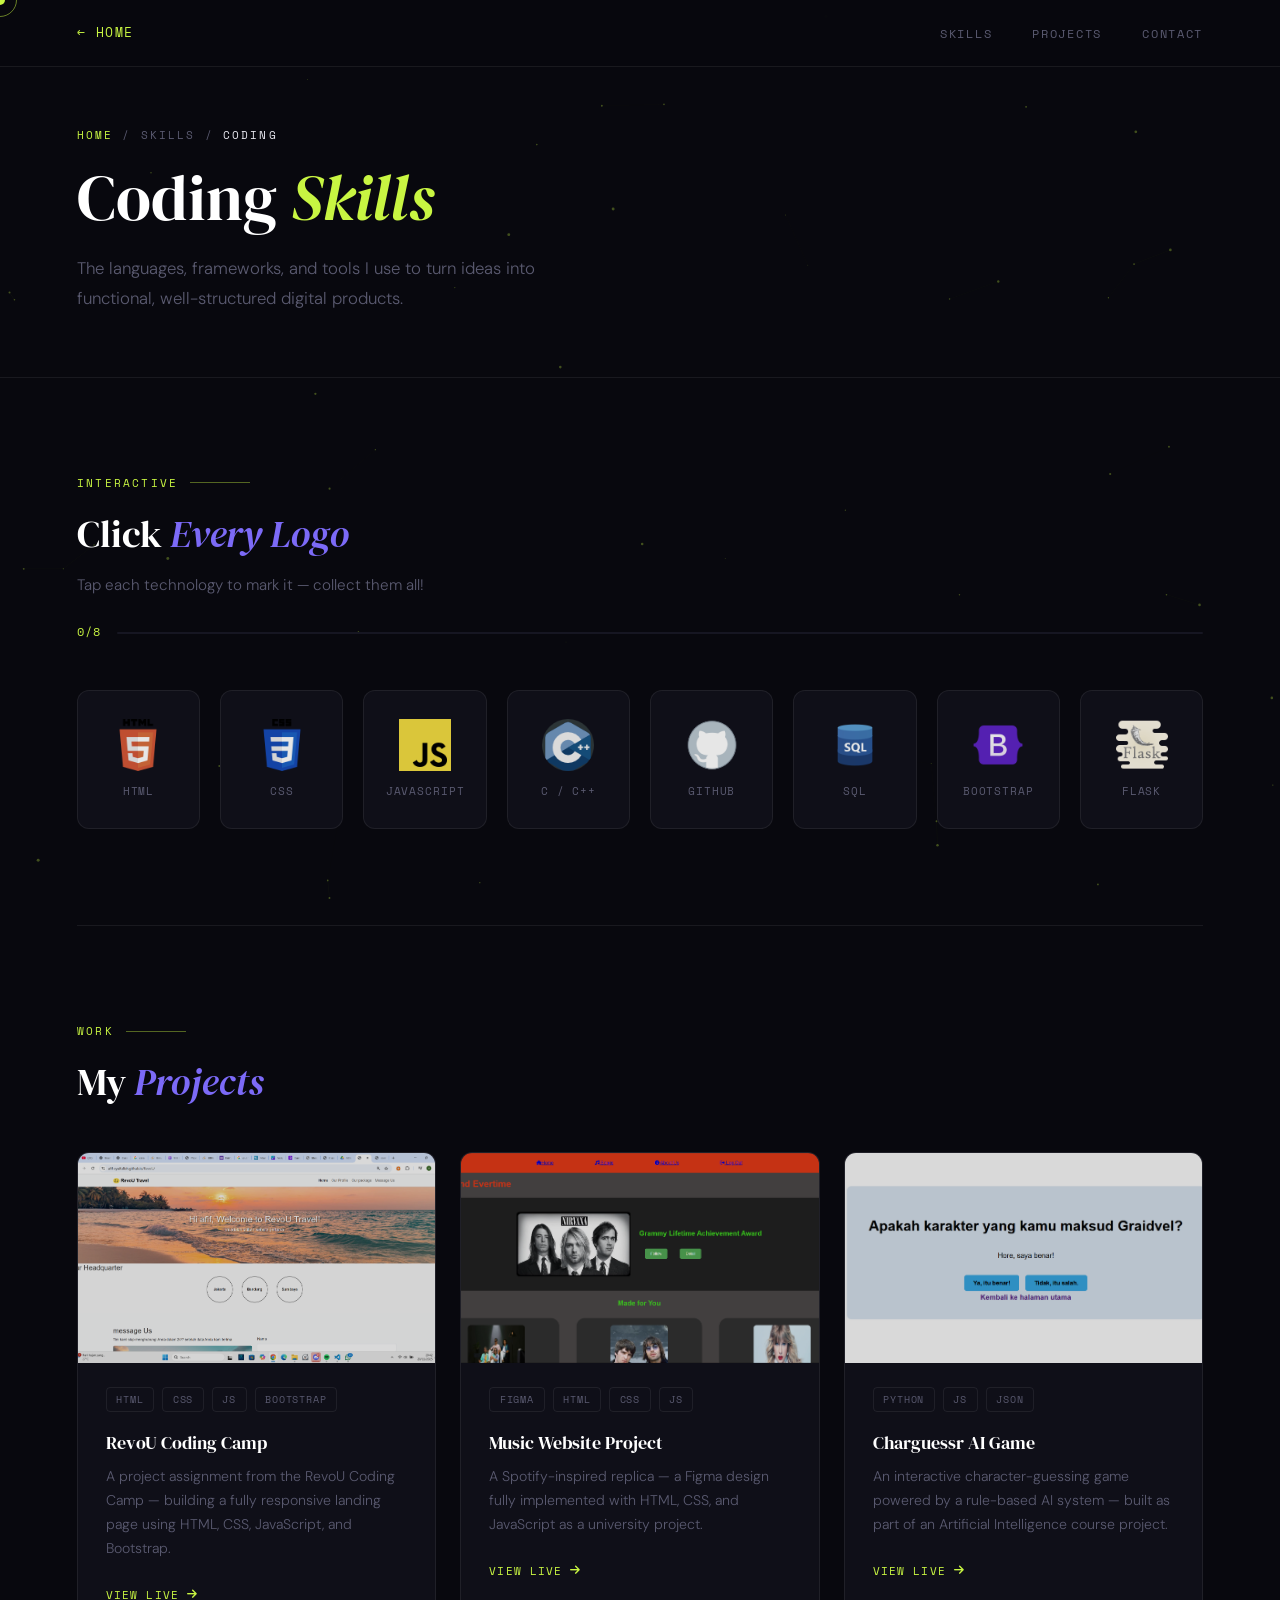
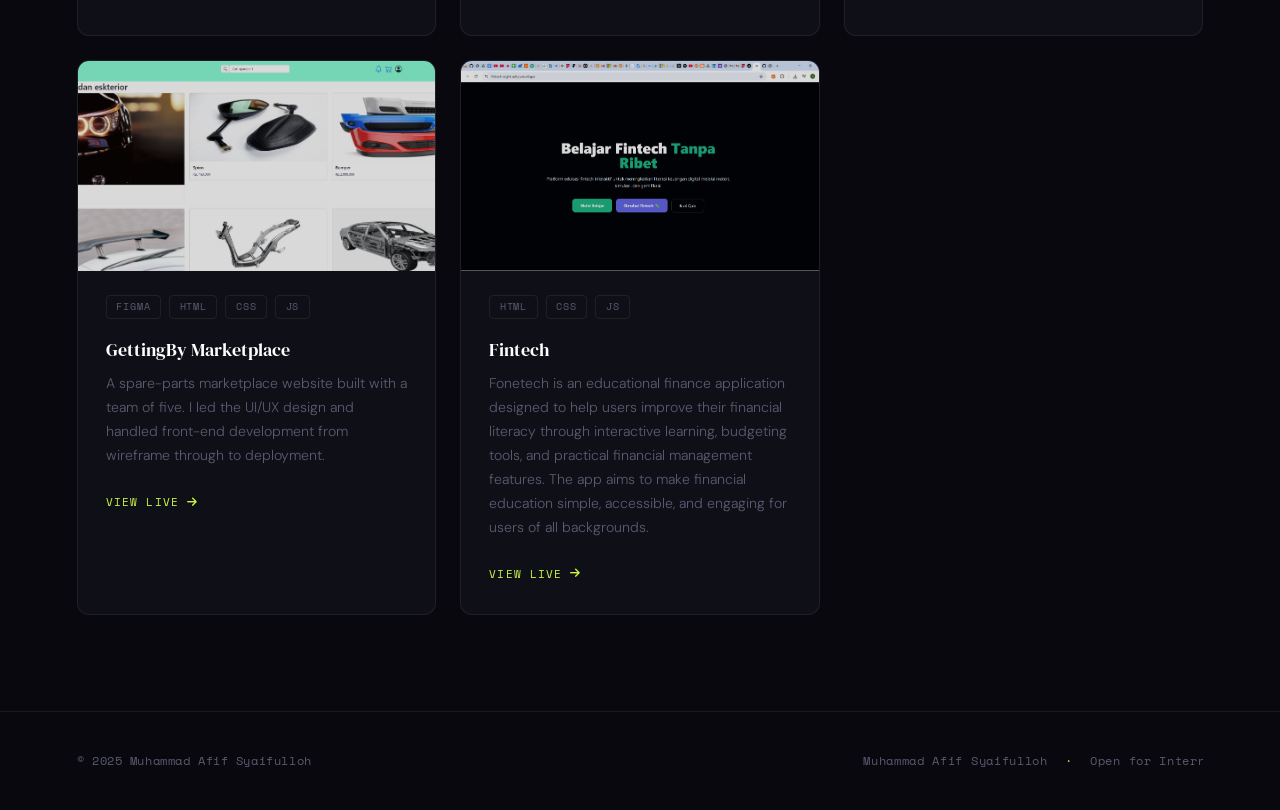
<file: coding-skills.html>
<!DOCTYPE html>
<html lang="en">
<head>
  <meta charset="UTF-8" />
  <meta name="viewport" content="width=device-width, initial-scale=1.0" />
  <title>Coding Skills — Muhammad Afif Syaifulloh</title>
  <link rel="preconnect" href="https://fonts.googleapis.com">
  <link href="https://fonts.googleapis.com/css2?family=DM+Serif+Display:ital@0;1&family=DM+Sans:wght@300;400;500;600&family=Space+Mono:wght@400;700&display=swap" rel="stylesheet">
  <link rel="stylesheet" href="https://cdnjs.cloudflare.com/ajax/libs/font-awesome/6.5.0/css/all.min.css"/>
  <style>
    :root {
      --bg:       #08080e;
      --surface:  #0f0f18;
      --surface2: #161622;
      --border:   rgba(255,255,255,0.07);
      --text:     #e8e8f0;
      --muted:    #5a5a70;
      --accent:   #c8f542;
      --accent2:  #7c6af7;
      --white:    #ffffff;
    }

    *, *::before, *::after { box-sizing: border-box; margin: 0; padding: 0; }
    html { scroll-behavior: smooth; }
    body {
      background: var(--bg); color: var(--text);
      font-family: 'DM Sans', sans-serif; font-weight: 300;
      line-height: 1.6; overflow-x: hidden;
    }

    body.has-pointer { cursor: none; }
    body.has-pointer a, body.has-pointer button { cursor: none; }
    #cursor {
      width: 10px; height: 10px; background: var(--accent);
      border-radius: 50%; position: fixed; pointer-events: none;
      z-index: 9999; transform: translate(-50%,-50%);
      transition: width .15s, height .15s, background .15s; display: none;
    }
    #cursor-ring {
      width: 34px; height: 34px;
      border: 1.5px solid rgba(200,245,66,.5); border-radius: 50%;
      position: fixed; pointer-events: none; z-index: 9998;
      transform: translate(-50%,-50%);
      transition: width .22s, height .22s, border-color .22s; display: none;
    }
    body.has-pointer #cursor, body.has-pointer #cursor-ring { display: block; }
    body.hovering #cursor { width: 5px; height: 5px; background: #fff; }
    body.hovering #cursor-ring { width: 50px; height: 50px; border-color: rgba(255,255,255,.28); }

    #particles { position: fixed; inset: 0; z-index: 0; pointer-events: none; }

    #prog {
      position: fixed; top: 0; left: 0; height: 2px;
      background: var(--accent); width: 0%; z-index: 200;
      transition: width .08s linear;
    }

    /* ── NAV ── */
    nav {
      position: fixed; top: 0; left: 0; right: 0; z-index: 100;
      display: flex; justify-content: space-between; align-items: center;
      padding: 1.25rem 6vw;
      background: rgba(8,8,14,.9); backdrop-filter: blur(20px);
      border-bottom: 1px solid var(--border); transition: padding .3s;
    }
    nav.scrolled { padding: .8rem 6vw; }
    .nav-logo {
      font-family: 'Space Mono', monospace;
      font-size: .8rem; letter-spacing: .12em; text-transform: uppercase;
      color: var(--accent); text-decoration: none;
    }
    .nav-links { display: flex; gap: 2.5rem; list-style: none; }
    .nav-links a {
      font-family: 'Space Mono', monospace;
      font-size: .72rem; letter-spacing: .15em; text-transform: uppercase;
      color: var(--muted); text-decoration: none;
      position: relative; padding-bottom: 2px; transition: color .2s;
    }
    .nav-links a::after {
      content: ''; position: absolute; bottom: 0; left: 0;
      width: 0; height: 1px; background: var(--accent); transition: width .3s;
    }
    .nav-links a:hover { color: #fff; }
    .nav-links a:hover::after { width: 100%; }
    .nav-links a.active { color: var(--accent); }
    .nav-links a.active::after { width: 100%; }

    /* ── PAGE HERO ── */
    .page-hero {
      min-height: 42vh;
      display: flex; flex-direction: column; justify-content: flex-end;
      padding: 0 6vw 4rem; padding-top: 90px;
      position: relative; z-index: 1;
      border-bottom: 1px solid var(--border);
    }
    .breadcrumb {
      font-family: 'Space Mono', monospace;
      font-size: .7rem; letter-spacing: .18em; text-transform: uppercase;
      color: var(--muted); margin-bottom: 1.25rem;
      display: flex; align-items: center; gap: .6rem;
    }
    .breadcrumb a { color: var(--accent); text-decoration: none; transition: opacity .2s; }
    .breadcrumb a:hover { opacity: .7; }
    .breadcrumb span { color: var(--muted); }
    .page-hero h1 {
      font-family: 'DM Serif Display', serif;
      font-size: clamp(2.6rem, 5vw, 5rem);
      font-weight: 400; line-height: 1.08; color: var(--white);
      animation: fadeUp .8s ease both;
    }
    .page-hero h1 em { font-style: italic; color: var(--accent); }
    .page-hero-desc {
      font-size: 1.05rem; color: var(--muted); max-width: 520px;
      line-height: 1.8; margin-top: 1.25rem;
      animation: fadeUp .8s .12s ease both;
    }

    /* ── SECTION SHARED ── */
    section { padding: 6rem 6vw; position: relative; z-index: 1; }
    .section-label {
      font-family: 'Space Mono', monospace;
      font-size: .7rem; letter-spacing: .2em; text-transform: uppercase;
      color: var(--accent); margin-bottom: 1.25rem;
      display: flex; align-items: center; gap: .75rem;
    }
    .section-label::after {
      content: ''; flex: 1; max-width: 60px;
      height: 1px; background: var(--accent); opacity: .4;
    }
    .section-title {
      font-family: 'DM Serif Display', serif;
      font-size: clamp(1.8rem, 3vw, 2.8rem);
      font-weight: 400; color: var(--white); line-height: 1.15; margin-bottom: 1rem;
    }
    .section-title em { font-style: italic; color: var(--accent2); }
    .divider { height: 1px; background: var(--border); margin: 0 6vw; position: relative; z-index: 1; }

    /* ── SKILL TILES ── */
    .skills-icon-grid {
      display: grid;
      grid-template-columns: repeat(auto-fill, minmax(110px, 1fr));
      gap: 1.25rem; margin-top: 3rem;
    }
    .skill-tile {
      background: var(--surface); border: 1px solid var(--border);
      border-radius: 12px; padding: 1.75rem 1rem;
      display: flex; flex-direction: column;
      align-items: center; justify-content: center; gap: .75rem;
      cursor: pointer; position: relative; overflow: hidden;
      transition: border-color .3s, box-shadow .3s, transform .25s;
      user-select: none;
    }
    .skill-tile::before {
      content: ''; position: absolute; inset: 0;
      background: radial-gradient(circle at center, rgba(200,245,66,.08), transparent 70%);
      opacity: 0; transition: opacity .3s;
    }
    .skill-tile:hover { transform: translateY(-4px); border-color: rgba(200,245,66,.3); box-shadow: 0 16px 40px rgba(0,0,0,.4); }
    .skill-tile:hover::before { opacity: 1; }
    .skill-tile.clicked {
      border-color: rgba(200,245,66,.6);
      background: rgba(200,245,66,.06);
      box-shadow: 0 0 0 1px rgba(200,245,66,.3), 0 12px 32px rgba(200,245,66,.12);
    }
    .skill-tile.clicked .skill-tile-name { color: var(--accent); }
    .skill-tile .tick {
      position: absolute; top: 8px; right: 8px;
      width: 18px; height: 18px;
      background: var(--accent); border-radius: 50%;
      display: flex; align-items: center; justify-content: center;
      font-size: .6rem; color: #0a0a0f; font-weight: 700;
      opacity: 0; transform: scale(0);
      transition: opacity .25s, transform .25s cubic-bezier(.34,1.56,.64,1);
    }
    .skill-tile.clicked .tick { opacity: 1; transform: scale(1); }
    .skill-tile-icon {
      width: 52px; height: 52px; object-fit: contain; display: block;
      filter: grayscale(30%) brightness(.9); transition: filter .3s, transform .3s;
    }
    .skill-tile:hover .skill-tile-icon { filter: none; transform: scale(1.08); }
    .skill-tile-fa { font-size: 2rem; color: var(--muted); transition: color .3s, transform .3s; }
    .skill-tile:hover .skill-tile-fa { color: var(--accent); transform: scale(1.1); }
    .skill-tile.clicked .skill-tile-fa { color: var(--accent); }
    .skill-tile-name {
      font-family: 'Space Mono', monospace;
      font-size: .68rem; letter-spacing: .08em; text-transform: uppercase;
      color: var(--muted); transition: color .3s; text-align: center;
    }
    #finalMessage {
      display: none; margin-top: 2.5rem;
      background: rgba(200,245,66,.08); border: 1px solid rgba(200,245,66,.3);
      border-radius: 10px; padding: 1.25rem 2rem;
      font-family: 'Space Mono', monospace;
      font-size: .8rem; letter-spacing: .1em; color: var(--accent);
      text-align: center; animation: fadeUp .5s ease both;
    }
    #finalMessage.show { display: block; }
    .click-progress {
      margin-top: 1.5rem; font-family: 'Space Mono', monospace;
      font-size: .72rem; letter-spacing: .08em;
      color: var(--muted); display: flex; align-items: center; gap: 1rem;
    }
    .click-bar-bg { flex: 1; height: 2px; background: var(--surface2); border-radius: 1px; overflow: hidden; }
    .click-bar-fill {
      height: 100%; width: 0%;
      background: linear-gradient(90deg, var(--accent2), var(--accent));
      border-radius: 1px; transition: width .4s cubic-bezier(.4,0,.2,1);
    }
    #click-count { color: var(--accent); min-width: 3ch; text-align: right; }

    /* ── PROJECT CARDS ── */
    .project-grid {
      display: grid;
      grid-template-columns: repeat(auto-fit, minmax(300px, 1fr));
      gap: 1.5rem; margin-top: 3rem;
    }
    .project-card {
      background: var(--surface); border: 1px solid var(--border);
      border-radius: 12px; overflow: hidden;
      transition: border-color .35s, box-shadow .35s, transform .35s;
      position: relative;
    }
    .project-card:hover {
      border-color: rgba(255,255,255,.18);
      box-shadow: 0 28px 70px rgba(0,0,0,.55);
      transform: translateY(-6px);
    }
    .project-img-wrap { position: relative; overflow: hidden; height: 210px; background: var(--surface2); }
    .project-img-wrap img {
      width: 100%; height: 100%; object-fit: cover; display: block;
      transition: transform .5s ease, filter .35s;
      filter: brightness(.85) saturate(.9);
    }
    .project-card:hover .project-img-wrap img { transform: scale(1.04); filter: brightness(.95) saturate(1.1); }
    .img-placeholder {
      width: 100%; height: 100%;
      display: flex; align-items: center; justify-content: center;
      font-size: 2.5rem; color: var(--muted);
      background: linear-gradient(135deg, var(--surface2), var(--surface));
      transition: color .3s;
    }
    .project-card:hover .img-placeholder { color: var(--accent); }
    .project-img-wrap::after {
      content: ''; position: absolute; inset: 0;
      background: linear-gradient(135deg, rgba(124,106,247,.15), rgba(200,245,66,.08));
      opacity: 0; transition: opacity .35s;
    }
    .project-card:hover .project-img-wrap::after { opacity: 1; }
    .proj-view {
      position: absolute; bottom: -40px; left: 50%;
      transform: translateX(-50%);
      background: var(--accent); color: #0a0a0f;
      font-family: 'Space Mono', monospace; font-size: .68rem;
      letter-spacing: .1em; text-transform: uppercase;
      padding: .4rem 1.1rem; border-radius: 100px; font-weight: 700;
      transition: bottom .3s cubic-bezier(.34,1.56,.64,1);
      white-space: nowrap; pointer-events: none; z-index: 2;
    }
    .project-card:hover .proj-view { bottom: 14px; }
    .project-card-body { padding: 1.5rem 1.75rem 1.75rem; }
    .project-card-tags { display: flex; flex-wrap: wrap; gap: .5rem; margin-bottom: 1rem; }
    .tag {
      font-family: 'Space Mono', monospace;
      font-size: .63rem; letter-spacing: .08em; text-transform: uppercase;
      color: var(--muted); border: 1px solid var(--border);
      border-radius: 4px; padding: .2rem .6rem; transition: all .25s;
    }
    .project-card:hover .tag { border-color: rgba(124,106,247,.35); color: #b8b0f8; transform: translateY(-1px); }
    .project-card-body h3 {
      font-family: 'DM Serif Display', serif;
      font-size: 1.15rem; font-weight: 400; color: var(--white);
      margin-bottom: .5rem; transition: color .2s;
    }
    .project-card:hover .project-card-body h3 { color: var(--accent); }
    .project-card-body p { font-size: .88rem; color: var(--muted); line-height: 1.7; margin-bottom: 1.25rem; }
    .proj-link {
      display: inline-flex; align-items: center; gap: .5rem;
      font-family: 'Space Mono', monospace;
      font-size: .7rem; letter-spacing: .1em; text-transform: uppercase;
      color: var(--accent); text-decoration: none; transition: gap .2s;
    }
    .proj-link:hover { gap: .8rem; }

    /* ── FOOTER ── */
    footer {
      border-top: 1px solid var(--border);
      padding: 2.5rem 6vw;
      display: flex; justify-content: space-between; align-items: center;
      gap: 1rem; flex-wrap: wrap; position: relative; z-index: 1; overflow: hidden;
    }
    .footer-copy { font-family: 'Space Mono', monospace; font-size: .72rem; color: var(--muted); letter-spacing: .05em; }
    .ticker-wrap { overflow: hidden; flex: 1; max-width: 340px; }
    .ticker {
      display: flex; white-space: nowrap;
      animation: ticker 12s linear infinite;
      font-family: 'Space Mono', monospace; font-size: .72rem;
      color: var(--muted); letter-spacing: .06em;
    }
    .ticker span { color: var(--accent); padding: 0 .6rem; }
    @keyframes ticker {
      0%   { transform: translateX(0); }
      100% { transform: translateX(-50%); }
    }

    #scrollTopBtn {
      position: fixed; bottom: 2rem; right: 2rem;
      width: 44px; height: 44px;
      background: var(--accent); color: #0a0a0f;
      border: none; border-radius: 8px;
      display: none; align-items: center; justify-content: center;
      font-size: .9rem; transition: transform .2s, box-shadow .2s; z-index: 200;
    }
    #scrollTopBtn:hover { transform: translateY(-3px); box-shadow: 0 8px 24px rgba(200,245,66,.3); }
    #scrollTopBtn.visible { display: flex; }

    @keyframes fadeUp {
      from { opacity: 0; transform: translateY(20px); }
      to   { opacity: 1; transform: translateY(0); }
    }
    .reveal { opacity: 0; transform: translateY(28px); transition: opacity .7s ease, transform .7s ease; }
    .reveal.visible { opacity: 1; transform: none; }

    @media (max-width: 640px) {
      nav { padding: 1rem 4vw; }
      .nav-links { display: none; }
      section { padding: 4rem 4vw; }
      .page-hero { padding: 90px 4vw 3rem; }
      footer { flex-direction: column; text-align: center; }
      .skills-icon-grid { grid-template-columns: repeat(auto-fill, minmax(90px, 1fr)); }
    }
  </style>
</head>
<body>

<div id="cursor"></div>
<div id="cursor-ring"></div>
<div id="prog"></div>
<canvas id="particles"></canvas>

<!-- NAV -->
<nav id="navbar">
  <a href="index2.html" class="nav-logo">← Home</a>
  <ul class="nav-links">
    <li><a href="#skills"  data-section="skills">Skills</a></li>
    <li><a href="#project" data-section="project">Projects</a></li>
    <li><a href="#contact"  data-section="footer">Contact</a></li>
  </ul>
</nav>

<!-- PAGE HERO -->
<div class="page-hero">
  <div class="breadcrumb">
    <a href="index2.html">Home</a>
    <span>/</span>
    <span>Skills</span>
    <span>/</span>
    <span style="color:var(--text)">Coding</span>
  </div>
  <h1>Coding <em>Skills</em></h1>
  <p class="page-hero-desc">
    The languages, frameworks, and tools I use to turn ideas into functional,
    well-structured digital products.
  </p>
</div>

<!-- SKILLS SECTION -->
<section id="skills">
  <div class="section-label">Interactive</div>
  <h2 class="section-title">Click <em>Every Logo</em></h2>
  <p style="color:var(--muted);font-size:.95rem;max-width:480px;line-height:1.8">
    Tap each technology to mark it — collect them all!
  </p>

  <div class="click-progress reveal" id="progress-wrap">
    <span id="click-count">0/8</span>
    <div class="click-bar-bg"><div class="click-bar-fill" id="click-bar"></div></div>
  </div>

  <div class="skills-icon-grid reveal" id="skillGrid">

    <div class="skill-tile" data-skill="html">
      <div class="tick"><i class="fa-solid fa-check"></i></div>
      <img class="skill-tile-icon" src="source gambar/html-5.png" alt="HTML"
           onerror="this.style.display='none';this.nextElementSibling.style.display='block'">
      <i class="fa-brands fa-html5 skill-tile-fa" style="display:none;color:#e34f26"></i>
      <span class="skill-tile-name">HTML</span>
    </div>

    <div class="skill-tile" data-skill="css">
      <div class="tick"><i class="fa-solid fa-check"></i></div>
      <img class="skill-tile-icon" src="source gambar/css-3.png" alt="CSS"
           onerror="this.style.display='none';this.nextElementSibling.style.display='block'">
      <i class="fa-brands fa-css3-alt skill-tile-fa" style="display:none;color:#264de4"></i>
      <span class="skill-tile-name">CSS</span>
    </div>

    <div class="skill-tile" data-skill="js">
      <div class="tick"><i class="fa-solid fa-check"></i></div>
      <img class="skill-tile-icon" src="source gambar/js.png" alt="JavaScript"
           onerror="this.style.display='none';this.nextElementSibling.style.display='block'">
      <i class="fa-brands fa-js skill-tile-fa" style="display:none;color:#f7df1e"></i>
      <span class="skill-tile-name">JavaScript</span>
    </div>

    <div class="skill-tile" data-skill="c">
      <div class="tick"><i class="fa-solid fa-check"></i></div>
      <img class="skill-tile-icon" src="source gambar/c.png" alt="C"
           onerror="this.style.display='none';this.nextElementSibling.style.display='block'">
      <i class="fa-solid fa-code skill-tile-fa" style="display:none"></i>
      <span class="skill-tile-name">C / C++</span>
    </div>

    <div class="skill-tile" data-skill="github">
      <div class="tick"><i class="fa-solid fa-check"></i></div>
      <img class="skill-tile-icon" src="source gambar/icons8-github-logo-64.png" alt="GitHub"
           onerror="this.style.display='none';this.nextElementSibling.style.display='block'">
      <i class="fa-brands fa-github skill-tile-fa" style="display:none"></i>
      <span class="skill-tile-name">GitHub</span>
    </div>

    <div class="skill-tile" data-skill="sql">
      <div class="tick"><i class="fa-solid fa-check"></i></div>
      <img class="skill-tile-icon" src="source gambar/icons8-sql-64.png" alt="SQL"
           onerror="this.style.display='none';this.nextElementSibling.style.display='block'">
      <i class="fa-solid fa-database skill-tile-fa" style="display:none"></i>
      <span class="skill-tile-name">SQL</span>
    </div>

    <div class="skill-tile" data-skill="bootstrap">
      <div class="tick"><i class="fa-solid fa-check"></i></div>
      <img class="skill-tile-icon" src="source gambar/icons8-bootstrap-64.png" alt="Bootstrap"
           onerror="this.style.display='none';this.nextElementSibling.style.display='block'">
      <i class="fa-brands fa-bootstrap skill-tile-fa" style="display:none;color:#7952b3"></i>
      <span class="skill-tile-name">Bootstrap</span>
    </div>

    <div class="skill-tile" data-skill="flask">
      <div class="tick"><i class="fa-solid fa-check"></i></div>
      <img class="skill-tile-icon" src="source gambar/icons8-flask-64.png" alt="Flask"
           onerror="this.style.display='none';this.nextElementSibling.style.display='block'">
      <i class="fa-solid fa-flask skill-tile-fa" style="display:none"></i>
      <span class="skill-tile-name">Flask</span>
    </div>

  </div>

  <div id="finalMessage">
    🎉 You clicked them all! Every technology unlocked.
  </div>
</section>

<div class="divider"></div>

<!-- PROJECTS SECTION -->
<section id="project">
  <div class="section-label">Work</div>
  <h2 class="section-title">My <em>Projects</em></h2>

  <div class="project-grid">

    <!-- Card 1 -->
    <div class="project-card reveal">
      <div class="project-img-wrap">
        <img src="source gambar/Screenshot (312).png" alt="RevoU Coding Camp"
             onerror="this.style.display='none';this.nextElementSibling.style.display='flex'">
        <div class="img-placeholder" style="display:none"><i class="fa-solid fa-code"></i></div>
        <span class="proj-view">View Project</span>
      </div>
      <div class="project-card-body">
        <div class="project-card-tags">
          <span class="tag">HTML</span><span class="tag">CSS</span>
          <span class="tag">JS</span><span class="tag">Bootstrap</span>
        </div>
        <h3>RevoU Coding Camp</h3>
        <p>A project assignment from the RevoU Coding Camp — building a fully responsive landing page using HTML, CSS, JavaScript, and Bootstrap.</p>
        <a href="https://afif-syaifulloh.github.io/RevoU/" class="proj-link" target="_blank" rel="noopener">
          View Live <i class="fa-solid fa-arrow-right"></i>
        </a>
      </div>
    </div>

    <!-- Card 2 -->
    <div class="project-card reveal" style="transition-delay:.1s">
      <div class="project-img-wrap">
        <img src="source gambar/Screenshot 2024-08-02 184507.png" alt="Music Website"
             onerror="this.style.display='none';this.nextElementSibling.style.display='flex'">
        <div class="img-placeholder" style="display:none"><i class="fa-solid fa-music"></i></div>
        <span class="proj-view">View Project</span>
      </div>
      <div class="project-card-body">
        <div class="project-card-tags">
          <span class="tag">Figma</span><span class="tag">HTML</span>
          <span class="tag">CSS</span><span class="tag">JS</span>
        </div>
        <h3>Music Website Project</h3>
        <p>A Spotify-inspired replica — a Figma design fully implemented with HTML, CSS, and JavaScript as a university project.</p>
        <a href="https://afif-syaifulloh.github.io/website-pertamaax/" class="proj-link" target="_blank" rel="noopener">
          View Live <i class="fa-solid fa-arrow-right"></i>
        </a>
      </div>
    </div>

    <!-- Card 3 -->
    <div class="project-card reveal" style="transition-delay:.2s">
      <div class="project-img-wrap">
        <img src="source gambar/Screenshot 2024-12-25 151111.png" alt="Charguessr AI Game"
             onerror="this.style.display='none';this.nextElementSibling.style.display='flex'">
        <div class="img-placeholder" style="display:none"><i class="fa-solid fa-gamepad"></i></div>
        <span class="proj-view">View Project</span>
      </div>
      <div class="project-card-body">
        <div class="project-card-tags">
          <span class="tag">Python</span><span class="tag">JS</span><span class="tag">JSON</span>
        </div>
        <h3>Charguessr AI Game</h3>
        <p>An interactive character-guessing game powered by a rule-based AI system — built as part of an Artificial Intelligence course project.</p>
        <a href="https://AfifSyaifulloh7.pythonanywhere.com" class="proj-link" target="_blank" rel="noopener">
          View Live <i class="fa-solid fa-arrow-right"></i>
        </a>
      </div>
    </div>

    <!-- Card 4 -->
    <div class="project-card reveal" style="transition-delay:.3s">
      <div class="project-img-wrap">
        <img src="source gambar/Screenshot 2025-09-15 093503.png" alt="GettingBy Marketplace"
             onerror="this.style.display='none';this.nextElementSibling.style.display='flex'">
        <div class="img-placeholder" style="display:none"><i class="fa-solid fa-store"></i></div>
        <span class="proj-view">View Project</span>
      </div>
      <div class="project-card-body">
        <div class="project-card-tags">
          <span class="tag">Figma</span><span class="tag">HTML</span>
          <span class="tag">CSS</span><span class="tag">JS</span>
        </div>
        <h3>GettingBy Marketplace</h3>
        <p>A spare-parts marketplace website built with a team of five. I led the UI/UX design and handled front-end development from wireframe through to deployment.</p>
        <a href="https://afif-syaifulloh.github.io/GettingBy-market-place/" class="proj-link" target="_blank" rel="noopener">
          View Live <i class="fa-solid fa-arrow-right"></i>
        </a>
      </div>
    </div>

    <!-- Card 5 -->
    <div class="project-card reveal" style="transition-delay:.3s">
      <div class="project-img-wrap">
        <img src="source gambar/Screenshot (699).png" alt="GettingBy Marketplace"
             onerror="this.style.display='none';this.nextElementSibling.style.display='flex'">
        <div class="img-placeholder" style="display:none"><i class="fa-solid fa-store"></i></div>
        <span class="proj-view">View Project</span>
      </div>
      <div class="project-card-body">
        <div class="project-card-tags">
          <span class="tag">HTML</span>
          <span class="tag">CSS</span><span class="tag">JS</span>
        </div>
        <h3>Fintech</h3>
        <p>Fonetech is an educational finance application designed to help users improve their financial literacy through interactive learning, budgeting tools, and practical financial management features. The app aims to make financial education simple, accessible, and engaging for users of all backgrounds.</p>
        <a href="https://fintech-eight-ashy.vercel.app/" class="proj-link" target="_blank" rel="noopener">
          View Live <i class="fa-solid fa-arrow-right"></i>
        </a>
      </div>
    </div>

  </div>
</section>

<!-- FOOTER -->
<footer id="footer">
  <span class="footer-copy">© 2025 Muhammad Afif Syaifulloh</span>
  <div class="ticker-wrap">
    <div class="ticker">
      Muhammad Afif Syaifulloh&nbsp;
      <span>·</span>&nbsp;Open for Internship &amp; Collaboration&nbsp;
      <span>·</span>&nbsp;Frontend Dev&nbsp;
      <span>·</span>&nbsp;UI/UX Designer&nbsp;
      <span>·</span>&nbsp;
      Muhammad Afif Syaifulloh&nbsp;
      <span>·</span>&nbsp;Open for Internship &amp; Collaboration&nbsp;
      <span>·</span>&nbsp;Frontend Dev&nbsp;
      <span>·</span>&nbsp;UI/UX Designer&nbsp;
      <span>·</span>&nbsp;
    </div>
  </div>
</footer>

<button id="scrollTopBtn" title="Back to top"><i class="fa-solid fa-arrow-up"></i></button>

<script>
/* Custom cursor */
if (window.matchMedia('(pointer: fine)').matches) {
  document.body.classList.add('has-pointer');
  const curEl = document.getElementById('cursor'), ringEl = document.getElementById('cursor-ring');
  let mx=0, my=0, rx=0, ry=0;
  document.addEventListener('mousemove', e => {
    mx = e.clientX; my = e.clientY;
    curEl.style.left = mx+'px'; curEl.style.top = my+'px';
  });
  (function ring(){rx+=(mx-rx)*.12;ry+=(my-ry)*.12;ringEl.style.left=rx+'px';ringEl.style.top=ry+'px';requestAnimationFrame(ring)})();
  document.querySelectorAll('a,button,.skill-tile,.project-card').forEach(el=>{
    el.addEventListener('mouseenter',()=>document.body.classList.add('hovering'));
    el.addEventListener('mouseleave',()=>document.body.classList.remove('hovering'));
  });
}

/* Particles */
(function(){
  const canvas=document.getElementById('particles'), ctx=canvas.getContext('2d');
  const MAX_DIST=90; let W,H,pts=[];
  function init(){
    W=canvas.width=window.innerWidth; H=canvas.height=window.innerHeight;
    const count=Math.min(55,Math.floor(W*H/16000));
    pts=Array.from({length:count},()=>({x:Math.random()*W,y:Math.random()*H,vx:(Math.random()-.5)*.25,vy:(Math.random()-.5)*.25,r:Math.random()*1.2+.3}));
  }
  function draw(){
    ctx.clearRect(0,0,W,H);
    for(let i=0;i<pts.length;i++){
      const p=pts[i]; p.x+=p.vx; p.y+=p.vy;
      if(p.x<0)p.x=W; if(p.x>W)p.x=0; if(p.y<0)p.y=H; if(p.y>H)p.y=0;
      ctx.beginPath(); ctx.arc(p.x,p.y,p.r,0,Math.PI*2);
      ctx.fillStyle='rgba(200,245,66,.3)'; ctx.fill();
    }
    for(let i=0;i<pts.length;i++) for(let j=i+1;j<pts.length;j++){
      const dx=pts[i].x-pts[j].x, dy=pts[i].y-pts[j].y, d2=dx*dx+dy*dy;
      if(d2<MAX_DIST*MAX_DIST){
        const d=Math.sqrt(d2);
        ctx.beginPath(); ctx.moveTo(pts[i].x,pts[i].y); ctx.lineTo(pts[j].x,pts[j].y);
        ctx.strokeStyle=`rgba(200,245,66,${.07*(1-d/MAX_DIST)})`; ctx.lineWidth=.5; ctx.stroke();
      }
    }
    requestAnimationFrame(draw);
  }
  window.addEventListener('resize',init); init(); draw();
})();

/* Scroll progress + nav + scroll-top */
const pb=document.getElementById('prog'), navbar=document.getElementById('navbar'), scrollBtn=document.getElementById('scrollTopBtn');
const navAs=document.querySelectorAll('.nav-links a[data-section]');
const secs=[...document.querySelectorAll('section[id]')];

window.addEventListener('scroll',()=>{
  pb.style.width=(window.scrollY/(document.body.scrollHeight-window.innerHeight)*100)+'%';
  navbar.classList.toggle('scrolled',window.scrollY>60);
  scrollBtn.classList.toggle('visible',window.scrollY>400);
  let cur='';
  secs.forEach(s=>{if(window.scrollY>=s.offsetTop-200)cur=s.id;});
  navAs.forEach(a=>a.classList.toggle('active',a.dataset.section===cur));
},{passive:true});
scrollBtn.addEventListener('click',()=>window.scrollTo({top:0,behavior:'smooth'}));

/* Reveal on scroll */
const revObs=new IntersectionObserver(entries=>{
  entries.forEach(e=>{if(e.isIntersecting){e.target.classList.add('visible');revObs.unobserve(e.target);}});
},{threshold:.12});
document.querySelectorAll('.reveal').forEach(el=>revObs.observe(el));

/* Click-all skill game */
const tiles=document.querySelectorAll('.skill-tile');
const total=tiles.length;
const bar=document.getElementById('click-bar');
const countEl=document.getElementById('click-count');
const msg=document.getElementById('finalMessage');
let clicked=0;

tiles.forEach(tile=>{
  tile.addEventListener('click',()=>{
    if(tile.classList.contains('clicked')) return;
    tile.classList.add('clicked');
    clicked++;
    bar.style.width=(clicked/total*100)+'%';
    countEl.textContent=clicked+'/'+total;
    if(clicked===total) msg.classList.add('show');
  });
});
</script>
</body>
</html>
</file>
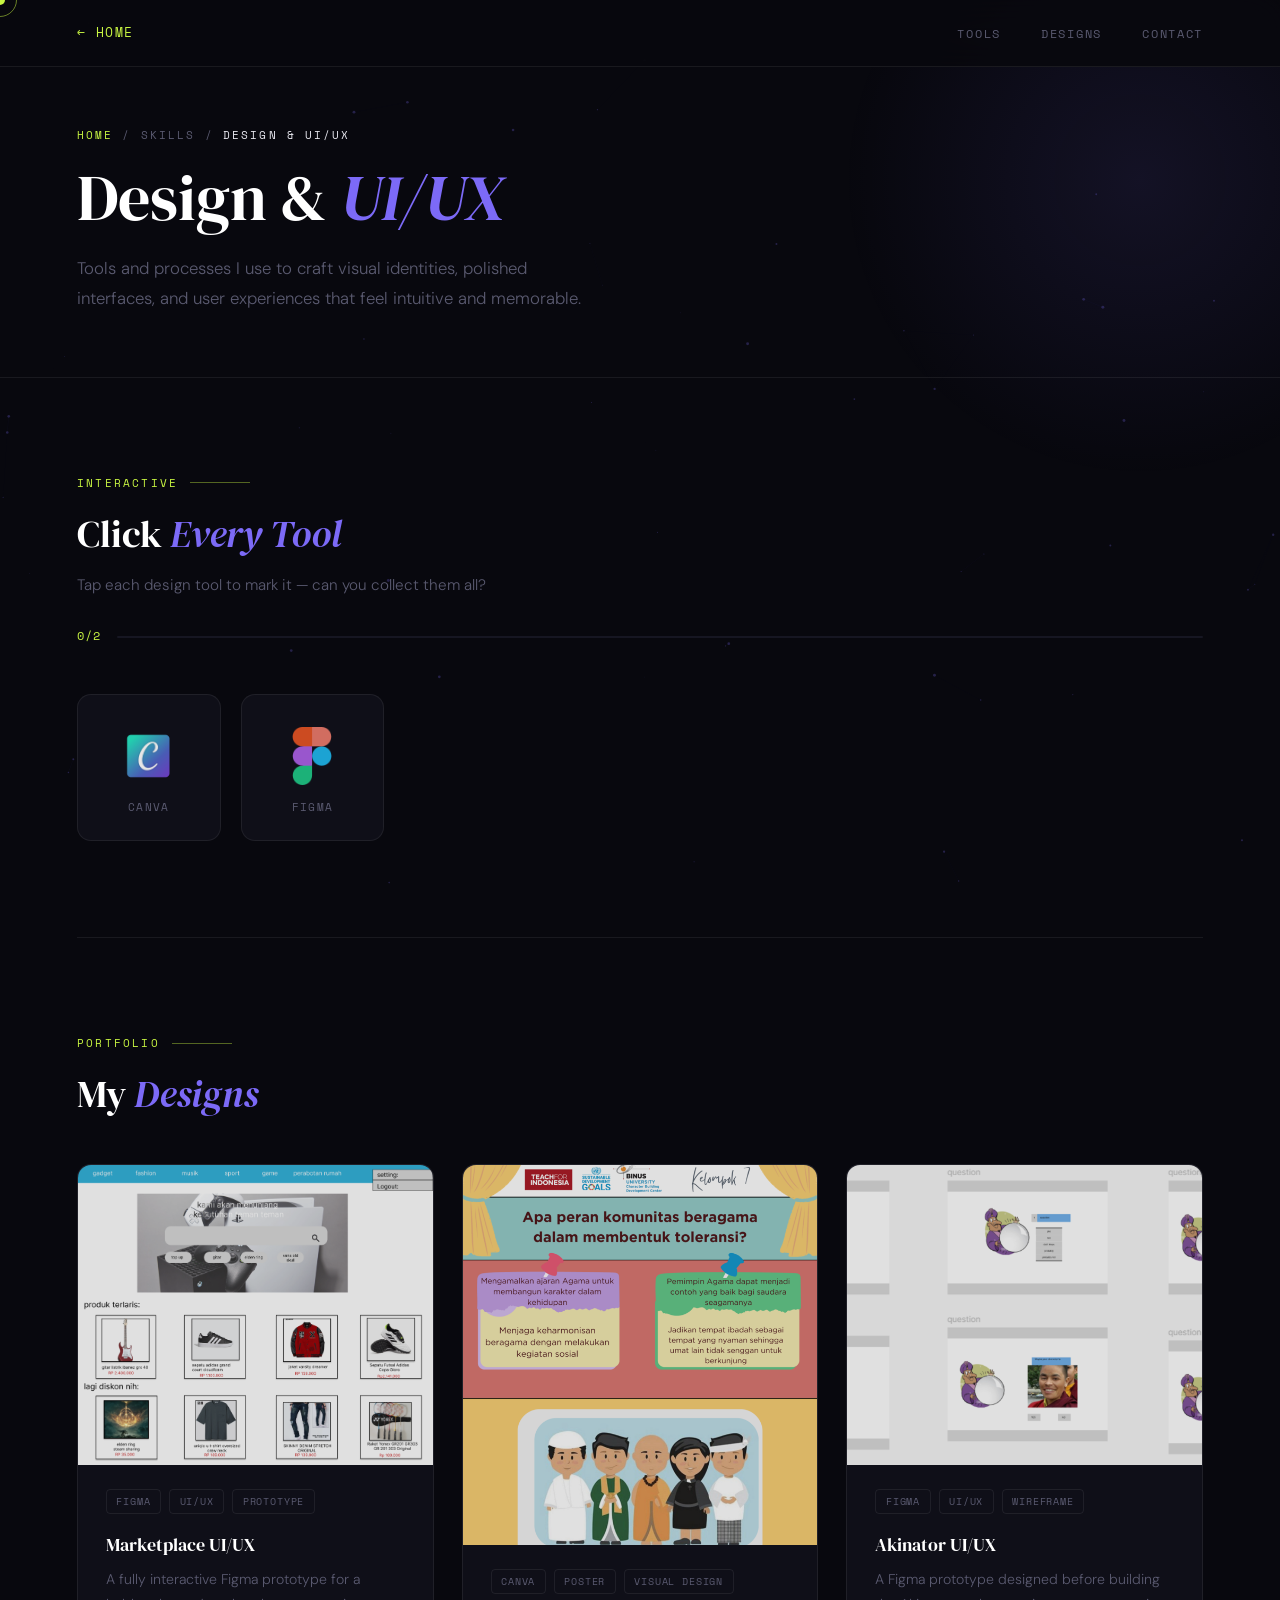
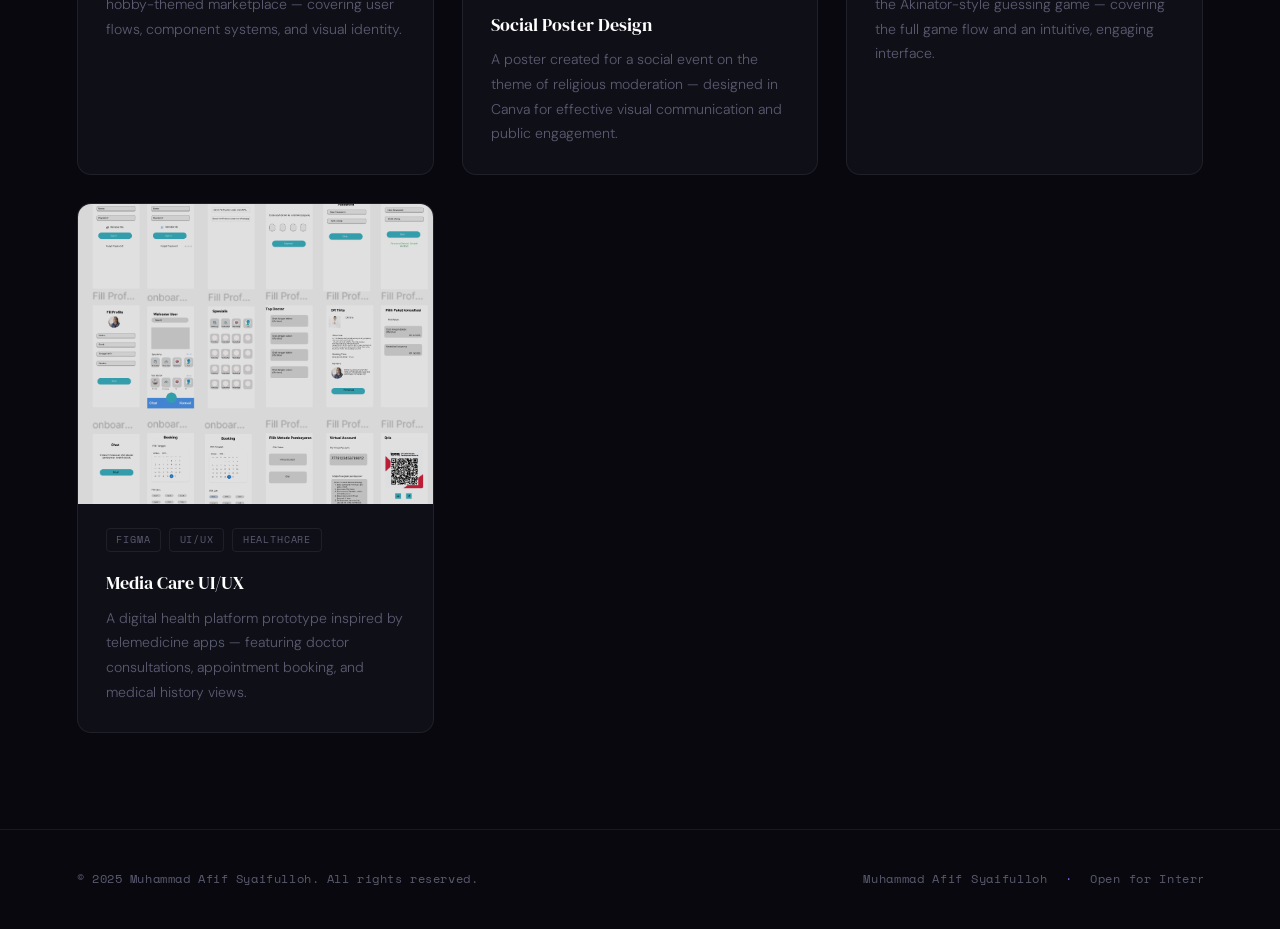
<file: design-skills.html>
<!doctype html>
<html lang="en">
  <head>
    <meta charset="UTF-8" />
    <meta name="viewport" content="width=device-width, initial-scale=1.0" />
    <title>Design Skills — Muhammad Afif Syaifulloh</title>
    <link rel="preconnect" href="https://fonts.googleapis.com" />
    <link
      href="https://fonts.googleapis.com/css2?family=DM+Serif+Display:ital@0;1&family=DM+Sans:wght@300;400;500;600&family=Space+Mono:wght@400;700&display=swap"
      rel="stylesheet"
    />
    <link
      rel="stylesheet"
      href="https://cdnjs.cloudflare.com/ajax/libs/font-awesome/6.5.0/css/all.min.css"
    />
    <style>
      :root {
        --bg: #08080e;
        --surface: #0f0f18;
        --surface2: #161622;
        --border: rgba(255, 255, 255, 0.07);
        --text: #e8e8f0;
        --muted: #5a5a70;
        --accent: #c8f542;
        --accent2: #7c6af7;
        --white: #ffffff;
      }

      *,
      *::before,
      *::after {
        box-sizing: border-box;
        margin: 0;
        padding: 0;
      }
      html {
        scroll-behavior: smooth;
      }
      body {
        background: var(--bg);
        color: var(--text);
        font-family: "DM Sans", sans-serif;
        font-weight: 300;
        line-height: 1.6;
        overflow-x: hidden;
      }

      /* ── Custom cursor ── */
      body.has-pointer {
        cursor: none;
      }
      body.has-pointer a,
      body.has-pointer button {
        cursor: none;
      }
      #cursor {
        width: 10px;
        height: 10px;
        background: var(--accent);
        border-radius: 50%;
        position: fixed;
        pointer-events: none;
        z-index: 9999;
        transform: translate(-50%, -50%);
        transition:
          width 0.15s,
          height 0.15s,
          background 0.15s;
        display: none;
      }
      #cursor-ring {
        width: 34px;
        height: 34px;
        border: 1.5px solid rgba(200, 245, 66, 0.5);
        border-radius: 50%;
        position: fixed;
        pointer-events: none;
        z-index: 9998;
        transform: translate(-50%, -50%);
        transition:
          width 0.22s,
          height 0.22s,
          border-color 0.22s;
        display: none;
      }
      body.has-pointer #cursor,
      body.has-pointer #cursor-ring {
        display: block;
      }
      body.hovering #cursor {
        width: 5px;
        height: 5px;
        background: #fff;
      }
      body.hovering #cursor-ring {
        width: 50px;
        height: 50px;
        border-color: rgba(255, 255, 255, 0.28);
      }

      #particles {
        position: fixed;
        inset: 0;
        z-index: 0;
        pointer-events: none;
      }

      #prog {
        position: fixed;
        top: 0;
        left: 0;
        height: 2px;
        background: var(--accent);
        width: 0%;
        z-index: 200;
        transition: width 0.08s linear;
      }

      /* ── NAV ── */
      nav {
        position: fixed;
        top: 0;
        left: 0;
        right: 0;
        z-index: 100;
        display: flex;
        justify-content: space-between;
        align-items: center;
        padding: 1.25rem 6vw;
        background: rgba(8, 8, 14, 0.9);
        backdrop-filter: blur(20px);
        border-bottom: 1px solid var(--border);
        transition: padding 0.3s;
      }
      nav.scrolled {
        padding: 0.8rem 6vw;
      }
      .nav-logo {
        font-family: "Space Mono", monospace;
        font-size: 0.8rem;
        letter-spacing: 0.12em;
        text-transform: uppercase;
        color: var(--accent);
        text-decoration: none;
      }
      .nav-links {
        display: flex;
        gap: 2.5rem;
        list-style: none;
      }
      .nav-links a {
        font-family: "Space Mono", monospace;
        font-size: 0.72rem;
        letter-spacing: 0.15em;
        text-transform: uppercase;
        color: var(--muted);
        text-decoration: none;
        position: relative;
        padding-bottom: 2px;
        transition: color 0.2s;
      }
      .nav-links a::after {
        content: "";
        position: absolute;
        bottom: 0;
        left: 0;
        width: 0;
        height: 1px;
        background: var(--accent);
        transition: width 0.3s;
      }
      .nav-links a:hover {
        color: #fff;
      }
      .nav-links a:hover::after {
        width: 100%;
      }
      .nav-links a.active {
        color: var(--accent);
      }
      .nav-links a.active::after {
        width: 100%;
      }

      /* ── PAGE HERO ── */
      .page-hero {
        min-height: 42vh;
        display: flex;
        flex-direction: column;
        justify-content: flex-end;
        padding: 90px 6vw 4rem;
        position: relative;
        z-index: 1;
        border-bottom: 1px solid var(--border);
      }
      .page-hero::after {
        content: "";
        position: absolute;
        top: -120px;
        right: -160px;
        width: 600px;
        height: 600px;
        background: radial-gradient(
          circle,
          rgba(124, 106, 247, 0.1) 0%,
          transparent 70%
        );
        pointer-events: none;
      }
      .breadcrumb {
        font-family: "Space Mono", monospace;
        font-size: 0.7rem;
        letter-spacing: 0.18em;
        text-transform: uppercase;
        color: var(--muted);
        margin-bottom: 1.25rem;
        display: flex;
        align-items: center;
        gap: 0.6rem;
        position: relative;
        z-index: 1;
      }
      .breadcrumb a {
        color: var(--accent);
        text-decoration: none;
        transition: opacity 0.2s;
      }
      .breadcrumb a:hover {
        opacity: 0.7;
      }
      .page-hero h1 {
        font-family: "DM Serif Display", serif;
        font-size: clamp(2.6rem, 5vw, 5rem);
        font-weight: 400;
        line-height: 1.08;
        color: var(--white);
        animation: fadeUp 0.8s ease both;
        position: relative;
        z-index: 1;
      }
      .page-hero h1 em {
        font-style: italic;
        color: var(--accent2);
      }
      .page-hero-desc {
        font-size: 1.05rem;
        color: var(--muted);
        max-width: 520px;
        line-height: 1.8;
        margin-top: 1.25rem;
        animation: fadeUp 0.8s 0.12s ease both;
        position: relative;
        z-index: 1;
      }

      /* ── SHARED SECTION ── */
      section {
        padding: 6rem 6vw;
        position: relative;
        z-index: 1;
      }
      .section-label {
        font-family: "Space Mono", monospace;
        font-size: 0.7rem;
        letter-spacing: 0.2em;
        text-transform: uppercase;
        color: var(--accent);
        margin-bottom: 1.25rem;
        display: flex;
        align-items: center;
        gap: 0.75rem;
      }
      .section-label::after {
        content: "";
        flex: 1;
        max-width: 60px;
        height: 1px;
        background: var(--accent);
        opacity: 0.4;
      }
      .section-title {
        font-family: "DM Serif Display", serif;
        font-size: clamp(1.8rem, 3vw, 2.8rem);
        font-weight: 400;
        color: var(--white);
        line-height: 1.15;
        margin-bottom: 1rem;
      }
      .section-title em {
        font-style: italic;
        color: var(--accent2);
      }
      .divider {
        height: 1px;
        background: var(--border);
        margin: 0 6vw;
        position: relative;
        z-index: 1;
      }

      /* ── TOOL TILES ── */
      .skills-icon-grid {
        display: grid;
        grid-template-columns: repeat(auto-fill, minmax(140px, 1fr));
        gap: 1.25rem;
        margin-top: 3rem;
      }
      .skill-tile {
        background: var(--surface);
        border: 1px solid var(--border);
        border-radius: 14px;
        padding: 2rem 1rem 1.5rem;
        display: flex;
        flex-direction: column;
        align-items: center;
        justify-content: center;
        gap: 0.85rem;
        cursor: pointer;
        position: relative;
        overflow: hidden;
        transition:
          border-color 0.3s,
          box-shadow 0.3s,
          transform 0.25s;
        user-select: none;
      }
      .skill-tile::before {
        content: "";
        position: absolute;
        inset: 0;
        background: radial-gradient(
          circle at center,
          rgba(124, 106, 247, 0.1),
          transparent 70%
        );
        opacity: 0;
        transition: opacity 0.3s;
      }
      .skill-tile:hover {
        transform: translateY(-5px);
        border-color: rgba(124, 106, 247, 0.4);
        box-shadow: 0 18px 48px rgba(0, 0, 0, 0.45);
      }
      .skill-tile:hover::before {
        opacity: 1;
      }
      .skill-tile.clicked {
        border-color: rgba(200, 245, 66, 0.55);
        background: rgba(200, 245, 66, 0.05);
        box-shadow:
          0 0 0 1px rgba(200, 245, 66, 0.25),
          0 12px 32px rgba(200, 245, 66, 0.1);
      }
      .skill-tile.clicked .skill-tile-name {
        color: var(--accent);
      }
      .skill-tile .tick {
        position: absolute;
        top: 10px;
        right: 10px;
        width: 20px;
        height: 20px;
        background: var(--accent);
        border-radius: 50%;
        display: flex;
        align-items: center;
        justify-content: center;
        font-size: 0.62rem;
        color: #0a0a0f;
        font-weight: 700;
        opacity: 0;
        transform: scale(0);
        transition:
          opacity 0.25s,
          transform 0.3s cubic-bezier(0.34, 1.56, 0.64, 1);
      }
      .skill-tile.clicked .tick {
        opacity: 1;
        transform: scale(1);
      }
      .skill-tile-icon {
        width: 58px;
        height: 58px;
        object-fit: contain;
        display: block;
        filter: grayscale(20%) brightness(0.9);
        transition:
          filter 0.3s,
          transform 0.3s;
      }
      .skill-tile:hover .skill-tile-icon {
        filter: none;
        transform: scale(1.1) rotate(-4deg);
      }
      .skill-tile.clicked .skill-tile-icon {
        filter: none;
      }
      .skill-tile-fa {
        font-size: 2.4rem;
        color: var(--muted);
        transition:
          color 0.3s,
          transform 0.3s;
      }
      .skill-tile:hover .skill-tile-fa {
        color: var(--accent2);
        transform: scale(1.1) rotate(-4deg);
      }
      .skill-tile.clicked .skill-tile-fa {
        color: var(--accent);
      }
      .skill-tile-name {
        font-family: "Space Mono", monospace;
        font-size: 0.7rem;
        letter-spacing: 0.1em;
        text-transform: uppercase;
        color: var(--muted);
        transition: color 0.3s;
        text-align: center;
      }

      .click-progress {
        margin-top: 1.75rem;
        font-family: "Space Mono", monospace;
        font-size: 0.72rem;
        letter-spacing: 0.08em;
        color: var(--muted);
        display: flex;
        align-items: center;
        gap: 1rem;
      }
      .click-bar-bg {
        flex: 1;
        height: 2px;
        background: var(--surface2);
        border-radius: 1px;
        overflow: hidden;
      }
      .click-bar-fill {
        height: 100%;
        width: 0%;
        background: linear-gradient(90deg, var(--accent2), var(--accent));
        border-radius: 1px;
        transition: width 0.4s cubic-bezier(0.4, 0, 0.2, 1);
      }
      #click-count {
        color: var(--accent);
        min-width: 3ch;
        text-align: right;
      }

      #finalMessage {
        display: none;
        margin-top: 2.5rem;
        background: rgba(200, 245, 66, 0.07);
        border: 1px solid rgba(200, 245, 66, 0.28);
        border-radius: 10px;
        padding: 1.25rem 2rem;
        font-family: "Space Mono", monospace;
        font-size: 0.8rem;
        letter-spacing: 0.1em;
        color: var(--accent);
        text-align: center;
        animation: fadeUp 0.5s ease both;
      }
      #finalMessage.show {
        display: block;
      }

      /* ── DESIGN GALLERY CARDS ── */
      .design-grid {
        display: grid;
        grid-template-columns: repeat(auto-fit, minmax(300px, 1fr));
        gap: 1.75rem;
        margin-top: 3rem;
      }
      .design-card {
        background: var(--surface);
        border: 1px solid var(--border);
        border-radius: 14px;
        overflow: hidden;
        transition:
          border-color 0.35s,
          box-shadow 0.35s,
          transform 0.35s;
        position: relative;
        display: flex;
        flex-direction: column;
      }
      .design-card:hover {
        border-color: rgba(124, 106, 247, 0.35);
        box-shadow: 0 28px 70px rgba(0, 0, 0, 0.55);
        transform: translateY(-6px);
      }
      .design-img-wrap {
        position: relative;
        overflow: hidden;
        background: var(--surface2);
        height: var(--card-h, 260px);
      }
      .design-img-wrap img {
        width: 100%;
        height: 100%;
        object-fit: cover;
        display: block;
        transition:
          transform 0.55s ease,
          filter 0.35s;
        filter: brightness(0.88) saturate(0.85);
      }
      .design-card:hover .design-img-wrap img {
        transform: scale(1.05);
        filter: brightness(0.98) saturate(1.1);
      }
      .img-placeholder {
        width: 100%;
        height: 100%;
        display: flex;
        align-items: center;
        justify-content: center;
        font-size: 2.8rem;
        color: var(--muted);
        background: linear-gradient(135deg, var(--surface2), var(--surface));
        transition: color 0.3s;
      }
      .design-card:hover .img-placeholder {
        color: var(--accent2);
      }
      .design-img-wrap::after {
        content: "";
        position: absolute;
        inset: 0;
        background: linear-gradient(
          135deg,
          rgba(124, 106, 247, 0.18),
          rgba(200, 245, 66, 0.06)
        );
        opacity: 0;
        transition: opacity 0.35s;
      }
      .design-card:hover .design-img-wrap::after {
        opacity: 1;
      }
      .design-view {
        position: absolute;
        bottom: -40px;
        left: 50%;
        transform: translateX(-50%);
        background: var(--accent2);
        color: #fff;
        font-family: "Space Mono", monospace;
        font-size: 0.68rem;
        letter-spacing: 0.1em;
        text-transform: uppercase;
        padding: 0.4rem 1.2rem;
        border-radius: 100px;
        font-weight: 700;
        transition: bottom 0.3s cubic-bezier(0.34, 1.56, 0.64, 1);
        white-space: nowrap;
        pointer-events: auto;
        z-index: 2;
        text-decoration: none;
        cursor: pointer;
      }
      .design-card:hover .design-view {
        bottom: 14px;
      }
      .design-card-body {
        padding: 1.5rem 1.75rem 1.75rem;
        flex: 1;
        display: flex;
        flex-direction: column;
      }
      .design-card-tags {
        display: flex;
        flex-wrap: wrap;
        gap: 0.5rem;
        margin-bottom: 1rem;
      }
      .tag {
        font-family: "Space Mono", monospace;
        font-size: 0.63rem;
        letter-spacing: 0.08em;
        text-transform: uppercase;
        color: var(--muted);
        border: 1px solid var(--border);
        border-radius: 4px;
        padding: 0.2rem 0.6rem;
        transition: all 0.25s;
      }
      .design-card:hover .tag {
        border-color: rgba(124, 106, 247, 0.4);
        color: #b8b0f8;
        transform: translateY(-1px);
      }
      .design-card-body h3 {
        font-family: "DM Serif Display", serif;
        font-size: 1.15rem;
        font-weight: 400;
        color: var(--white);
        margin-bottom: 0.5rem;
        transition: color 0.2s;
      }
      .design-card:hover .design-card-body h3 {
        color: var(--accent2);
      }
      .design-card-body p {
        font-size: 0.88rem;
        color: var(--muted);
        line-height: 1.75;
        flex: 1;
      }

      /* ── FOOTER ── */
      footer {
        border-top: 1px solid var(--border);
        padding: 2.5rem 6vw;
        display: flex;
        justify-content: space-between;
        align-items: center;
        gap: 1rem;
        flex-wrap: wrap;
        position: relative;
        z-index: 1;
        overflow: hidden;
      }
      .footer-copy {
        font-family: "Space Mono", monospace;
        font-size: 0.72rem;
        color: var(--muted);
        letter-spacing: 0.05em;
      }
      .ticker-wrap {
        overflow: hidden;
        flex: 1;
        max-width: 340px;
      }
      .ticker {
        display: flex;
        white-space: nowrap;
        animation: ticker 14s linear infinite;
        font-family: "Space Mono", monospace;
        font-size: 0.72rem;
        color: var(--muted);
        letter-spacing: 0.06em;
      }
      .ticker span {
        color: var(--accent2);
        padding: 0 0.6rem;
      }
      @keyframes ticker {
        0% {
          transform: translateX(0);
        }
        100% {
          transform: translateX(-50%);
        }
      }

      #scrollTopBtn {
        position: fixed;
        bottom: 2rem;
        right: 2rem;
        width: 44px;
        height: 44px;
        background: var(--accent);
        color: #0a0a0f;
        border: none;
        border-radius: 8px;
        display: none;
        align-items: center;
        justify-content: center;
        font-size: 0.9rem;
        transition:
          transform 0.2s,
          box-shadow 0.2s;
        z-index: 200;
      }
      #scrollTopBtn:hover {
        transform: translateY(-3px);
        box-shadow: 0 8px 24px rgba(200, 245, 66, 0.3);
      }
      #scrollTopBtn.visible {
        display: flex;
      }

      @keyframes fadeUp {
        from {
          opacity: 0;
          transform: translateY(20px);
        }
        to {
          opacity: 1;
          transform: translateY(0);
        }
      }
      .reveal {
        opacity: 0;
        transform: translateY(28px);
        transition:
          opacity 0.7s ease,
          transform 0.7s ease;
      }
      .reveal.visible {
        opacity: 1;
        transform: none;
      }

      @media (max-width: 640px) {
        nav {
          padding: 1rem 4vw;
        }
        .nav-links {
          display: none;
        }
        section {
          padding: 4rem 4vw;
        }
        .page-hero {
          padding: 90px 4vw 3rem;
        }
        footer {
          flex-direction: column;
          text-align: center;
        }
        .skills-icon-grid {
          grid-template-columns: repeat(auto-fill, minmax(110px, 1fr));
        }
      }
    </style>
  </head>
  <body>
    <div id="cursor"></div>
    <div id="cursor-ring"></div>
    <div id="prog"></div>
    <canvas id="particles"></canvas>

    <!-- ── NAV ── -->
    <nav id="navbar">
      <a href="index2.html" class="nav-logo">← Home</a>
      <ul class="nav-links">
        <!-- <li><a href="index.html"></a></li> -->
        <li><a href="#tools" data-section="tools">Tools</a></li>
        <li><a href="#designs" data-section="designs">Designs</a></li>
        <li><a href="#footer" data-section="footer">Contact</a></li>
      </ul>
    </nav>

    <!-- ── PAGE HERO ── -->
    <div class="page-hero">
      <div class="breadcrumb">
        <a href="index.html">Home</a>
        <span>/</span>
        <span>Skills</span>
        <span>/</span>
        <span style="color: var(--text)">Design &amp; UI/UX</span>
      </div>
      <h1>Design &amp; <em>UI/UX</em></h1>
      <p class="page-hero-desc">
        Tools and processes I use to craft visual identities, polished
        interfaces, and user experiences that feel intuitive and memorable.
      </p>
    </div>

    <!-- ── TOOL TILES ── -->
    <section id="tools">
      <div class="section-label">Interactive</div>
      <h2 class="section-title">Click <em>Every Tool</em></h2>
      <p
        style="
          color: var(--muted);
          font-size: 0.95rem;
          max-width: 480px;
          line-height: 1.8;
        "
      >
        Tap each design tool to mark it — can you collect them all?
      </p>

      <div class="click-progress reveal" id="progress-wrap">
        <span id="click-count">0/2</span>
        <div class="click-bar-bg">
          <div class="click-bar-fill" id="click-bar"></div>
        </div>
      </div>

      <div class="skills-icon-grid reveal">
        <div class="skill-tile" data-skill="canva">
          <div class="tick"><i class="fa-solid fa-check"></i></div>
          <img
            class="skill-tile-icon"
            src="source gambar/icons8-canva-app-64.png"
            alt="Canva"
            onerror="
              this.style.display = 'none';
              this.nextElementSibling.style.display = 'block';
            "
          />
          <i
            class="fa-solid fa-paintbrush skill-tile-fa"
            style="display: none"
          ></i>
          <span class="skill-tile-name">Canva</span>
        </div>

        <div class="skill-tile" data-skill="figma">
          <div class="tick"><i class="fa-solid fa-check"></i></div>
          <img
            class="skill-tile-icon"
            src="source gambar/figma.png"
            alt="Figma"
            onerror="
              this.style.display = 'none';
              this.nextElementSibling.style.display = 'block';
            "
          />
          <i
            class="fa-brands fa-figma skill-tile-fa"
            style="display: none; color: #a259ff"
          ></i>
          <span class="skill-tile-name">Figma</span>
        </div>
      </div>

      <div id="finalMessage">
        🎨 Great job — you've unlocked all design tools!
      </div>
    </section>

    <div class="divider"></div>

    <!-- ── DESIGN GALLERY ── -->
    <section id="designs">
      <div class="section-label">Portfolio</div>
      <h2 class="section-title">My <em>Designs</em></h2>

      <div class="design-grid">
        <!-- CARD 1 — Marketplace UI/UX -->
        <div class="design-card reveal" style="--card-h: 300px">
          <div class="design-img-wrap">
            <img
              src="source gambar/market place project (2).png"
              alt="Marketplace UI/UX"
              onerror="
                this.style.display = 'none';
                this.nextElementSibling.style.display = 'flex';
              "
            />
            <div class="img-placeholder" style="display: none">
              <i class="fa-solid fa-palette"></i>
            </div>
            <a
              href="https://www.figma.com/design/kXt50YF1Q8exYsMmLNf8Ki/market-place-elektronik?node-id=0-1&t=FMFGhATx3XafQ7M8-1"
              target="_blank"
              class="design-view"
              >View Design</a
            >
          </div>
          <div class="design-card-body">
            <div class="design-card-tags">
              <span class="tag">Figma</span><span class="tag">UI/UX</span
              ><span class="tag">Prototype</span>
            </div>
            <h3>Marketplace UI/UX</h3>
            <p>
              A fully interactive Figma prototype for a hobby-themed marketplace
              — covering user flows, component systems, and visual identity.
            </p>
          </div>
        </div>

        <!-- CARD 2 — Poster -->
        <div
          class="design-card reveal"
          style="--card-h: 380px; transition-delay: 0.1s"
        >
          <div class="design-img-wrap">
            <img
              src="source gambar/POSTER CB AGAMA KELOMPOK 7 LI01.png"
              alt="Social Poster Design"
              onerror="
                this.style.display = 'none';
                this.nextElementSibling.style.display = 'flex';
              "
            />
            <div class="img-placeholder" style="display: none">
              <i class="fa-solid fa-image"></i>
            </div>
            <a
              href="https://canva.link/jn1tytsnhpg73np"
              target="_blank"
              class="design-view"
              >View Design</a
            >
          </div>
          <div class="design-card-body">
            <div class="design-card-tags">
              <span class="tag">Canva</span><span class="tag">Poster</span
              ><span class="tag">Visual Design</span>
            </div>
            <h3>Social Poster Design</h3>
            <p>
              A poster created for a social event on the theme of religious
              moderation — designed in Canva for effective visual communication
              and public engagement.
            </p>
          </div>
        </div>

        <!-- CARD 3 — Akinator UI/UX -->
        <div
          class="design-card reveal"
          style="--card-h: 300px; transition-delay: 0.2s"
        >
          <div class="design-img-wrap">
            <img
              src="source gambar/Screenshot 2025-09-27 112209.png"
              alt="Akinator UI/UX"
              onerror="
                this.style.display = 'none';
                this.nextElementSibling.style.display = 'flex';
              "
            />
            <div class="img-placeholder" style="display: none">
              <i class="fa-solid fa-wand-magic-sparkles"></i>
            </div>
            <a
              href="https://www.figma.com/design/c0bN7jPpGYG026K79oalLl/Charguessr?node-id=0-1&t=1ZTeElsNdHAAS9Qd-1"
              target="_blank"
              class="design-view"
              >View Design</a
            >
          </div>
          <div class="design-card-body">
            <div class="design-card-tags">
              <span class="tag">Figma</span><span class="tag">UI/UX</span
              ><span class="tag">Wireframe</span>
            </div>
            <h3>Akinator UI/UX</h3>
            <p>
              A Figma prototype designed before building the Akinator-style
              guessing game — covering the full game flow and an intuitive,
              engaging interface.
            </p>
          </div>
        </div>

        <!-- CARD 4 — Media Care UI/UX -->
        <div
          class="design-card reveal"
          style="--card-h: 300px; transition-delay: 0.3s"
        >
          <div class="design-img-wrap">
            <img
              src="source gambar/Screenshot 2025-11-02 172402.png"
              alt="Media Care UI/UX"
              onerror="
                this.style.display = 'none';
                this.nextElementSibling.style.display = 'flex';
              "
            />
            <div class="img-placeholder" style="display: none">
              <i class="fa-solid fa-heart-pulse"></i>
            </div>
            <a
              href="https://www.figma.com/design/EgIjW8jrsXJC0KpmxTuOf5/Medicare?node-id=0-1&t=k4rZMOoj2qlnScQf-1"
              target="_blank"
              class="design-view"
              >View Design</a
            >
          </div>
          <div class="design-card-body">
            <div class="design-card-tags">
              <span class="tag">Figma</span><span class="tag">UI/UX</span
              ><span class="tag">Healthcare</span>
            </div>
            <h3>Media Care UI/UX</h3>
            <p>
              A digital health platform prototype inspired by telemedicine apps
              — featuring doctor consultations, appointment booking, and medical
              history views.
            </p>
          </div>
        </div>
      </div>
    </section>
    

    <!-- ── FOOTER ── -->
    <footer id="footer">
      <span class="footer-copy"
        >© 2025 Muhammad Afif Syaifulloh. All rights reserved.</span
      >
      <div class="ticker-wrap">
        <div class="ticker">
          Muhammad Afif Syaifulloh&nbsp;
          <span>·</span>&nbsp;Open for Internship &amp; Collaboration&nbsp;
          <span>·</span>&nbsp;UI/UX Designer&nbsp; <span>·</span>&nbsp;Frontend
          Dev&nbsp; <span>·</span>&nbsp; Muhammad Afif Syaifulloh&nbsp;
          <span>·</span>&nbsp;Open for Internship &amp; Collaboration&nbsp;
          <span>·</span>&nbsp;UI/UX Designer&nbsp; <span>·</span>&nbsp;Frontend
          Dev&nbsp; <span>·</span>&nbsp;
        </div>
      </div>
    </footer>

    <button id="scrollTopBtn" title="Back to top">
      <i class="fa-solid fa-arrow-up"></i>
    </button>

    <script>
      /* ── Custom cursor ── */
      if (window.matchMedia("(pointer: fine)").matches) {
        document.body.classList.add("has-pointer");
        const curEl = document.getElementById("cursor"),
          ringEl = document.getElementById("cursor-ring");
        let mx = 0,
          my = 0,
          rx = 0,
          ry = 0;
        document.addEventListener("mousemove", (e) => {
          mx = e.clientX;
          my = e.clientY;
          curEl.style.left = mx + "px";
          curEl.style.top = my + "px";
        });
        (function ring() {
          rx += (mx - rx) * 0.12;
          ry += (my - ry) * 0.12;
          ringEl.style.left = rx + "px";
          ringEl.style.top = ry + "px";
          requestAnimationFrame(ring);
        })();
        document
          .querySelectorAll("a,button,.skill-tile,.design-card")
          .forEach((el) => {
            el.addEventListener("mouseenter", () =>
              document.body.classList.add("hovering"),
            );
            el.addEventListener("mouseleave", () =>
              document.body.classList.remove("hovering"),
            );
          });
      }

      /* ── Particles ── */
      (function () {
        const canvas = document.getElementById("particles"),
          ctx = canvas.getContext("2d");
        const MAX = 90;
        let W,
          H,
          pts = [];
        function init() {
          W = canvas.width = window.innerWidth;
          H = canvas.height = window.innerHeight;
          const n = Math.min(55, Math.floor((W * H) / 16000));
          pts = Array.from({ length: n }, () => ({
            x: Math.random() * W,
            y: Math.random() * H,
            vx: (Math.random() - 0.5) * 0.25,
            vy: (Math.random() - 0.5) * 0.25,
            r: Math.random() * 1.2 + 0.3,
          }));
        }
        function draw() {
          ctx.clearRect(0, 0, W, H);
          for (let i = 0; i < pts.length; i++) {
            const p = pts[i];
            p.x += p.vx;
            p.y += p.vy;
            if (p.x < 0) p.x = W;
            if (p.x > W) p.x = 0;
            if (p.y < 0) p.y = H;
            if (p.y > H) p.y = 0;
            ctx.beginPath();
            ctx.arc(p.x, p.y, p.r, 0, Math.PI * 2);
            ctx.fillStyle = "rgba(124,106,247,.25)";
            ctx.fill();
          }
          for (let i = 0; i < pts.length; i++)
            for (let j = i + 1; j < pts.length; j++) {
              const dx = pts[i].x - pts[j].x,
                dy = pts[i].y - pts[j].y,
                d2 = dx * dx + dy * dy;
              if (d2 < MAX * MAX) {
                const d = Math.sqrt(d2);
                ctx.beginPath();
                ctx.moveTo(pts[i].x, pts[i].y);
                ctx.lineTo(pts[j].x, pts[j].y);
                ctx.strokeStyle = `rgba(124,106,247,${0.07 * (1 - d / MAX)})`;
                ctx.lineWidth = 0.5;
                ctx.stroke();
              }
            }
          requestAnimationFrame(draw);
        }
        window.addEventListener("resize", init);
        init();
        draw();
      })();

      /* ── Scroll progress + nav shrink + active links + scroll-top ── */
      const pb = document.getElementById("prog");
      const navbar = document.getElementById("navbar");
      const scrollBtn = document.getElementById("scrollTopBtn");
      const navAs = document.querySelectorAll(".nav-links a[data-section]");
      const sections = [
        ...document.querySelectorAll("section[id], footer[id]"),
      ];

      window.addEventListener(
        "scroll",
        () => {
          const sy = window.scrollY;
          pb.style.width =
            (sy / (document.body.scrollHeight - window.innerHeight)) * 100 +
            "%";
          navbar.classList.toggle("scrolled", sy > 60);
          scrollBtn.classList.toggle("visible", sy > 400);
          /* highlight the nav link whose section is currently in view */
          let current = "";
          sections.forEach((sec) => {
            if (sy >= sec.offsetTop - 200) current = sec.id;
          });
          navAs.forEach((a) =>
            a.classList.toggle("active", a.dataset.section === current),
          );
        },
        { passive: true },
      );

      /* ── Smooth scroll for anchor nav links ── */
      document.querySelectorAll('.nav-links a[href^="#"]').forEach((link) => {
        link.addEventListener("click", (e) => {
          e.preventDefault();
          const target = document.querySelector(link.getAttribute("href"));
          if (target) target.scrollIntoView({ behavior: "smooth" });
        });
      });

      scrollBtn.addEventListener("click", () =>
        window.scrollTo({ top: 0, behavior: "smooth" }),
      );

      /* ── Reveal on scroll ── */
      const obs = new IntersectionObserver(
        (entries) => {
          entries.forEach((e) => {
            if (e.isIntersecting) {
              e.target.classList.add("visible");
              obs.unobserve(e.target);
            }
          });
        },
        { threshold: 0.12 },
      );
      document.querySelectorAll(".reveal").forEach((el) => obs.observe(el));

      /* ── Click game ── */
      const tiles = document.querySelectorAll(".skill-tile");
      const total = tiles.length;
      const bar = document.getElementById("click-bar");
      const countEl = document.getElementById("click-count");
      const msg = document.getElementById("finalMessage");
      let clicked = 0;
      countEl.textContent = "0/" + total;

      tiles.forEach((tile) => {
        tile.addEventListener("click", () => {
          if (tile.classList.contains("clicked")) return;
          tile.classList.add("clicked");
          clicked++;
          bar.style.width = (clicked / total) * 100 + "%";
          countEl.textContent = clicked + "/" + total;
          if (clicked === total) msg.classList.add("show");
        });
      });
    </script>
  </body>
</html>
</file>
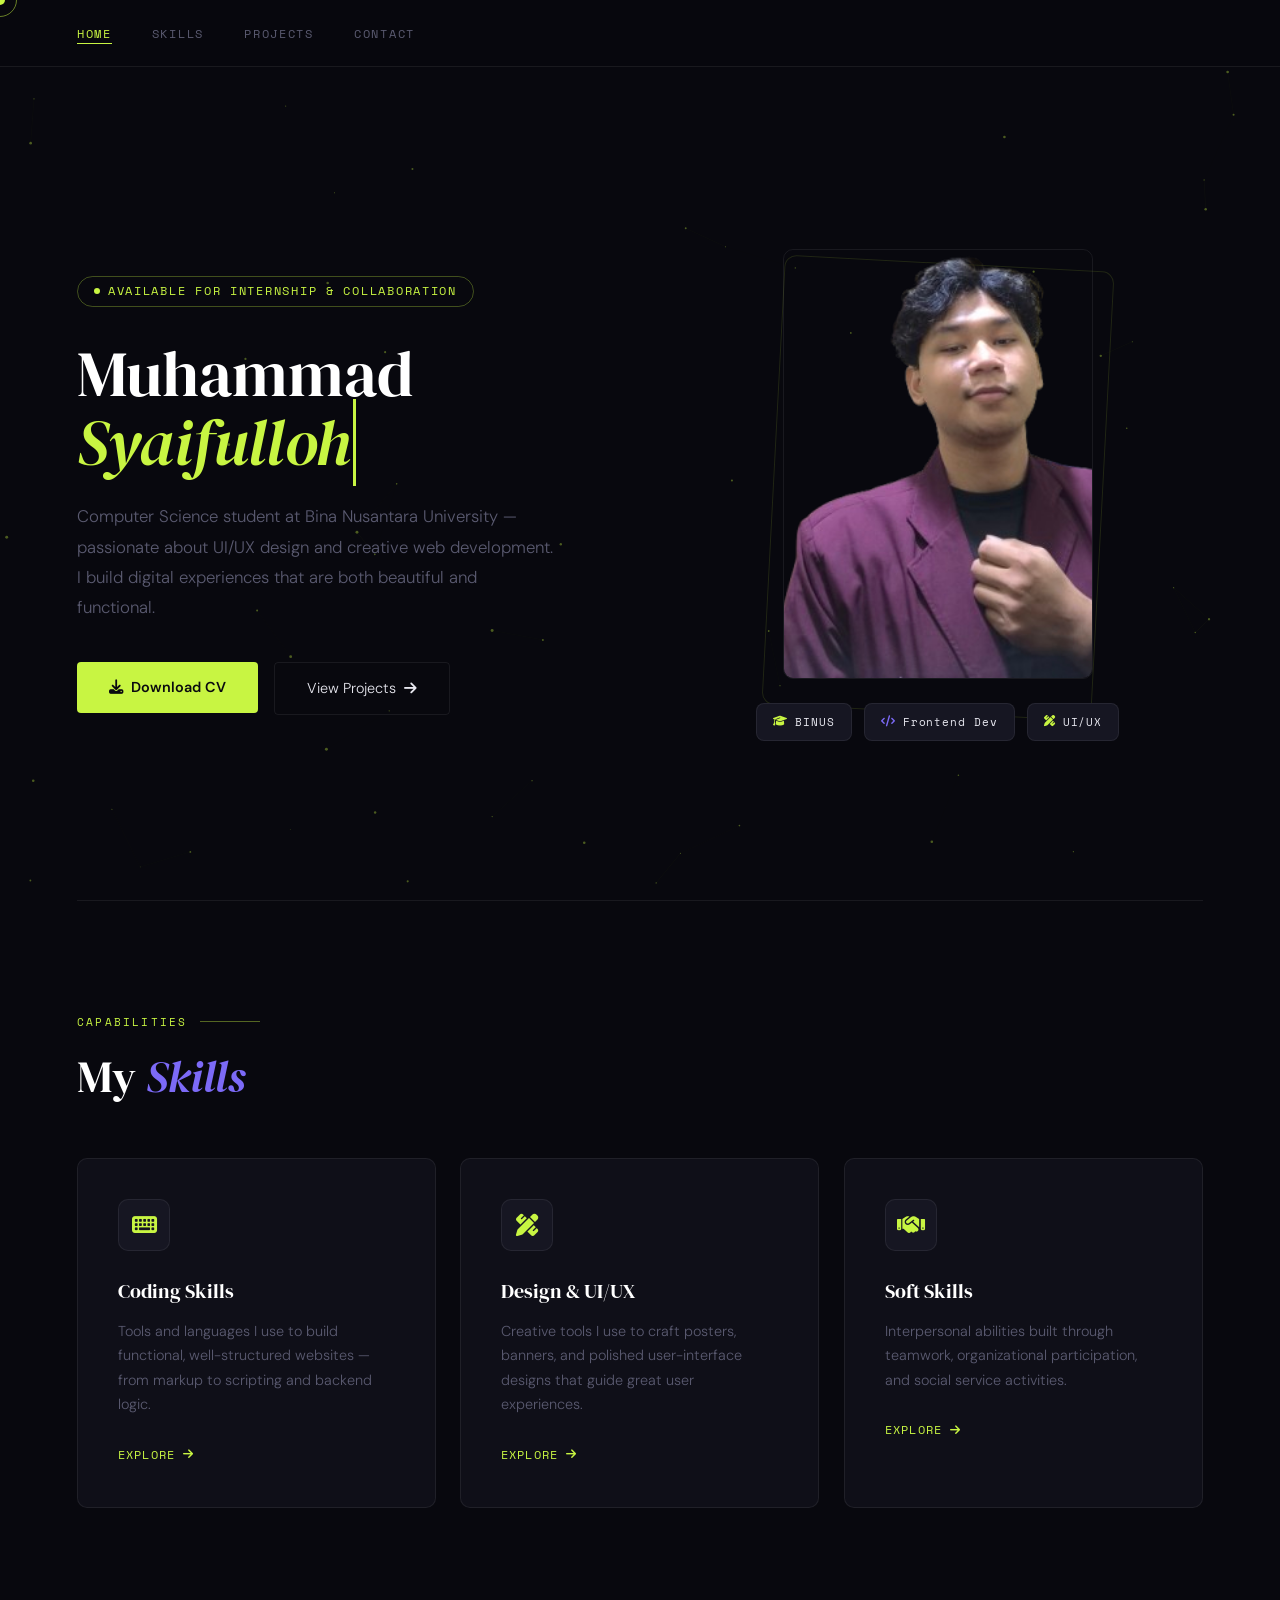
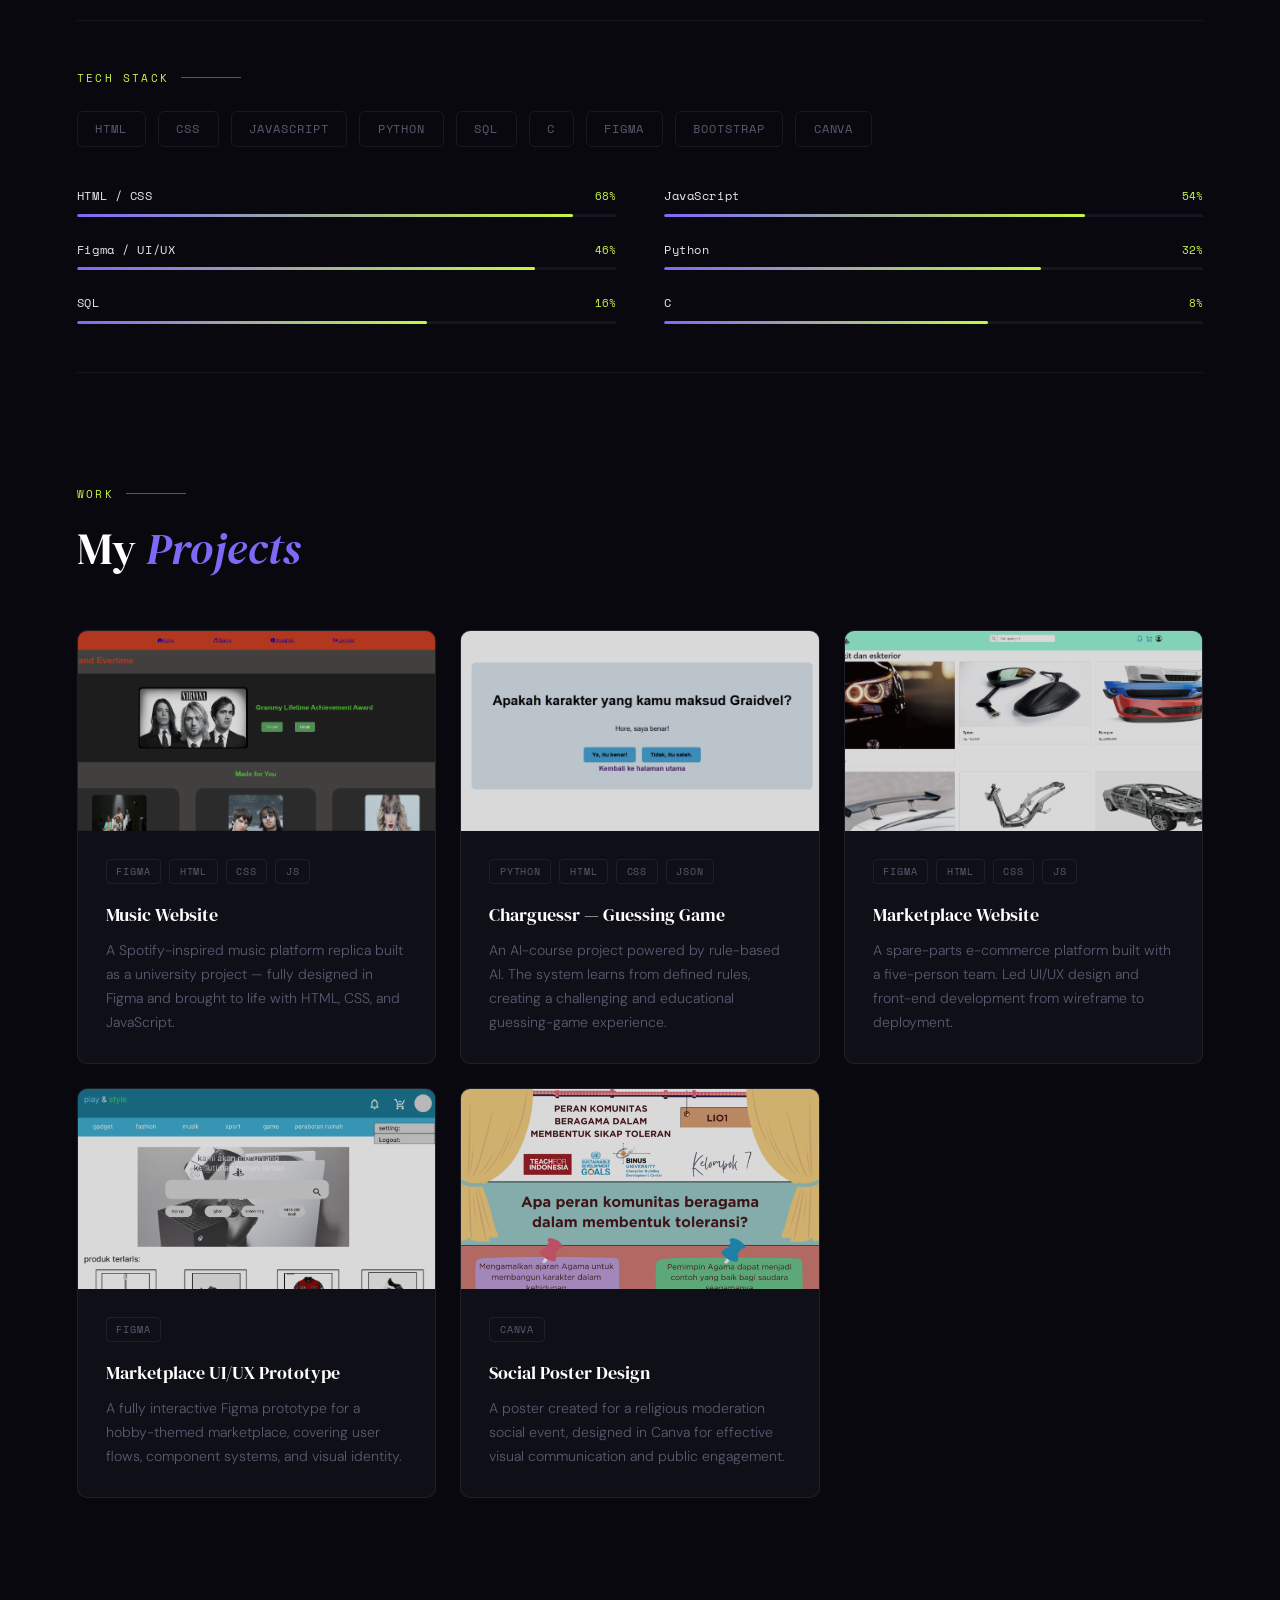
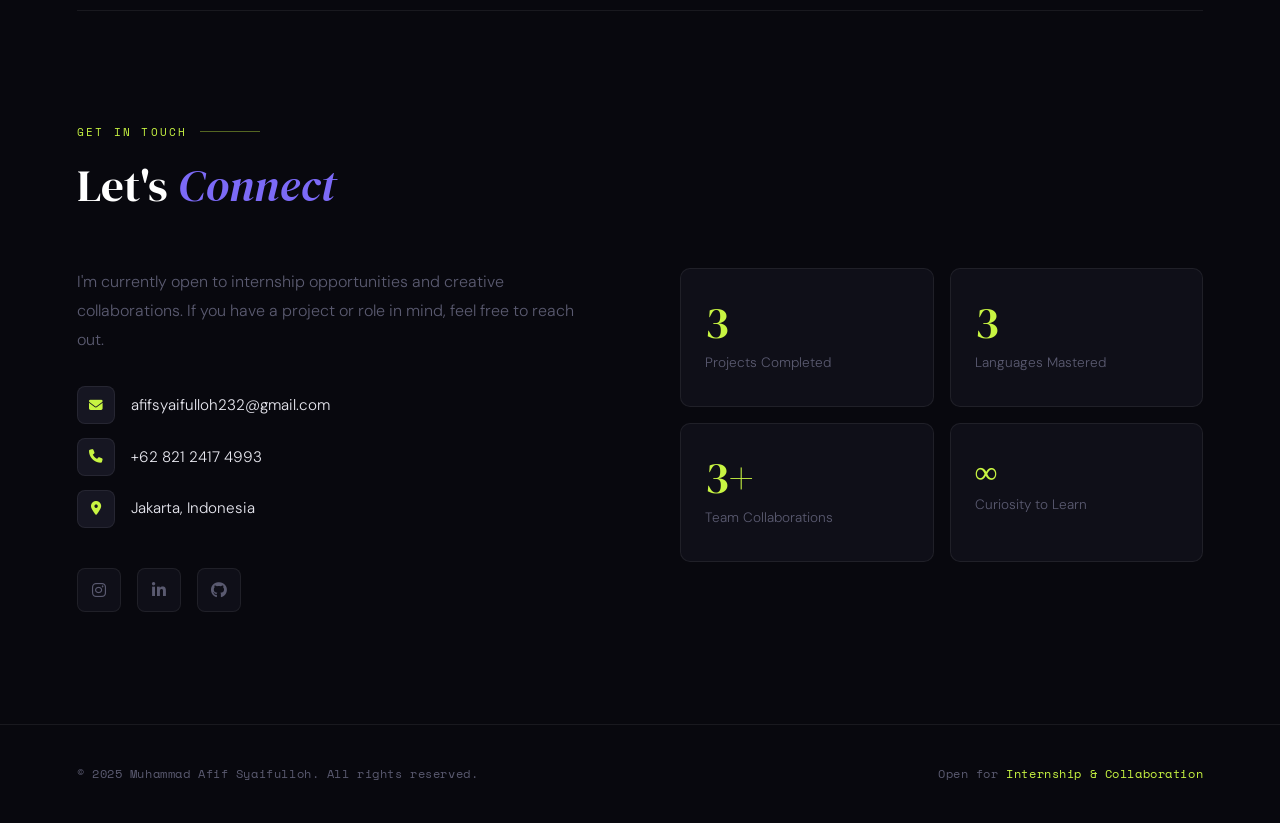
<file: index2.html>
<!DOCTYPE html>
<html lang="en">
<head>
  <meta charset="UTF-8" />
  <meta name="viewport" content="width=device-width, initial-scale=1.0" />
  <title>Muhammad Afif Syaifulloh — Portfolio</title> 
   <meta
    name="description"
    content="Muhammad Afif Syaifulloh — Computer Science student, UI/UX designer, and frontend developer based in Jakarta."
  />

  <!-- Open Graph (LinkedIn / social preview) -->
  <meta property="og:title" content="Muhammad Afif Syaifulloh — Portfolio" />
  <meta
    property="og:description"
    content="Frontend Developer & UI/UX Designer Portfolio showcasing projects, skills, and creative work."
  />
  <meta property="og:type" content="website" />
  <meta property="og:url" content="https://portofolio-baru-w2jf.vercel.app" />
  
  <link rel="preconnect" href="https://fonts.googleapis.com">
  <link href="https://fonts.googleapis.com/css2?family=DM+Serif+Display:ital@0;1&family=DM+Sans:wght@300;400;500;600&family=Space+Mono:wght@400;700&display=swap" rel="stylesheet">
  <link rel="stylesheet" href="https://cdnjs.cloudflare.com/ajax/libs/font-awesome/6.5.0/css/all.min.css"/>
  <style>
    :root {
      --bg: #08080e;
      --surface: #0f0f18;
      --surface2: #161622;
      --border: rgba(255,255,255,0.07);
      --text: #e8e8f0;
      --muted: #5a5a70;
      --accent: #c8f542;
      --accent2: #7c6af7;
      --white: #ffffff;
    }

    *, *::before, *::after { box-sizing: border-box; margin: 0; padding: 0; }
    html { scroll-behavior: smooth; }
    body {
      background: var(--bg);
      color: var(--text);
      font-family: 'DM Sans', sans-serif;
      font-weight: 300;
      line-height: 1.6;
      overflow-x: hidden;
    }

    body.has-pointer { cursor: none; }
    body.has-pointer a,
    body.has-pointer button,
    body.has-pointer [data-cursor] { cursor: none; }

    #cursor {
      width: 10px; height: 10px;
      background: var(--accent);
      border-radius: 50%;
      position: fixed; pointer-events: none; z-index: 9999;
      transform: translate(-50%,-50%);
      transition: width .15s, height .15s, background .15s;
      display: none;
    }
    #cursor-ring {
      width: 34px; height: 34px;
      border: 1.5px solid rgba(200,245,66,.5);
      border-radius: 50%;
      position: fixed; pointer-events: none; z-index: 9998;
      transform: translate(-50%,-50%);
      transition: width .22s, height .22s, border-color .22s;
      display: none;
    }
    body.has-pointer #cursor,
    body.has-pointer #cursor-ring { display: block; }
    body.hovering #cursor { width: 5px; height: 5px; background: #fff; }
    body.hovering #cursor-ring { width: 50px; height: 50px; border-color: rgba(255,255,255,.28); }

    #particles { position: fixed; inset: 0; z-index: 0; pointer-events: none; }

    #prog {
      position: fixed; top: 0; left: 0; height: 2px;
      background: var(--accent); width: 0%; z-index: 200;
      transition: width .08s linear;
    }

    nav {
      position: fixed; top: 0; left: 0; right: 0; z-index: 100;
      display: flex; justify-content: space-between; align-items: center;
      padding: 1.25rem 6vw;
      background: rgba(8,8,14,.9);
      backdrop-filter: blur(20px);
      border-bottom: 1px solid var(--border);
      transition: padding .3s;
    }
    nav.scrolled { padding: .8rem 6vw; }
    .nav-logo {
      font-family: 'Space Mono', monospace;
      font-size: .8rem; letter-spacing: .12em; text-transform: uppercase;
      color: var(--accent);
    }
    .nav-links { display: flex; gap: 2.5rem; list-style: none; }
    .nav-links a {
      font-family: 'Space Mono', monospace;
      font-size: .72rem; letter-spacing: .15em; text-transform: uppercase;
      color: var(--muted); text-decoration: none;
      position: relative; padding-bottom: 2px;
      transition: color .2s;
    }
    .nav-links a::after {
      content: ''; position: absolute; bottom: 0; left: 0;
      width: 0; height: 1px; background: var(--accent);
      transition: width .3s ease;
    }
    .nav-links a:hover { color: #fff; }
    .nav-links a:hover::after,
    .nav-links a.active::after { width: 100%; }
    .nav-links a.active { color: var(--accent); }

    /* ── HERO ── */
    .hero {
      min-height: 100vh;
      display: grid; grid-template-columns: 1fr 1fr;
      align-items: center;
      padding: 0 6vw; padding-top: 90px; gap: 4rem;
      position: relative; z-index: 1;
    }
    .hero-tag {
      display: inline-flex; align-items: center; gap: .5rem;
      font-family: 'Space Mono', monospace;
      font-size: .72rem; letter-spacing: .15em; text-transform: uppercase;
      color: var(--accent); border: 1px solid rgba(200,245,66,.3);
      border-radius: 100px; padding: .35rem 1rem; margin-bottom: 2rem;
      animation: fadeUp .8s ease both;
    }
    .hero-tag::before {
      content: ''; width: 6px; height: 6px;
      border-radius: 50%; background: var(--accent);
      animation: pulse 2s infinite;
    }
    @keyframes pulse {
      0%,100% { opacity:1; transform:scale(1); }
      50%      { opacity:.4; transform:scale(.7); }
    }
    .hero h1 {
      font-family: 'DM Serif Display', serif;
      font-size: clamp(2.8rem, 5vw, 5rem);
      line-height: 1.08; font-weight: 400; color: #fff;
      animation: fadeUp .8s .1s ease both; margin-bottom: 1.5rem;
    }
    .hero h1 em { font-style: italic; color: var(--accent); }
    .typed-wrap { display: inline; }
    #typed {
      border-right: 3px solid var(--accent);
      padding-right: 2px;
      animation: blink 1s step-end infinite;
    }
    @keyframes blink {
      0%,100% { border-color: var(--accent); }
      50%      { border-color: transparent; }
    }
    .hero-desc {
      font-size: 1.05rem; color: var(--muted);
      max-width: 480px; line-height: 1.8;
      animation: fadeUp .8s .2s ease both; margin-bottom: 2.5rem;
    }
    .hero-cta {
      display: flex; gap: 1rem; flex-wrap: wrap;
      animation: fadeUp .8s .3s ease both;
    }
    .mag-wrap { display: inline-block; }
    .btn-primary {
      display: inline-flex; align-items: center; gap: .5rem;
      background: var(--accent); color: #0a0a0f;
      font-family: 'DM Sans', sans-serif; font-weight: 600; font-size: .9rem;
      padding: .85rem 2rem; border-radius: 4px;
      text-decoration: none; border: none;
      position: relative; overflow: hidden;
      transition: box-shadow .2s;
    }
    .btn-primary::after {
      content: ''; position: absolute; inset: 0;
      background: rgba(255,255,255,.18);
      transform: translateX(-105%) skewX(-10deg);
      transition: transform .4s ease;
    }
    .btn-primary:hover::after { transform: translateX(105%) skewX(-10deg); }
    .btn-primary:hover { box-shadow: 0 8px 32px rgba(200,245,66,.3); }
    .btn-outline {
      display: inline-flex; align-items: center; gap: .5rem;
      background: transparent; color: var(--text);
      font-family: 'DM Sans', sans-serif; font-size: .9rem;
      padding: .85rem 2rem; border-radius: 4px;
      text-decoration: none; border: 1px solid var(--border);
      transition: border-color .2s, color .2s;
    }
    .btn-outline:hover { border-color: rgba(255,255,255,.3); color: #fff; }

    /* ── HERO IMAGE ── */
    /* Column becomes flex column: photo on top, badges below */
    .hero-image {
      display: flex;
      flex-direction: column;
      align-items: center;
      gap: 1.5rem;
      animation: fadeUp .8s .4s ease both;
    }

    /* Wrapper that holds the card + the rotated ghost border */
    .hero-img-outer {
      position: relative;
    }
    .hero-img-outer::before {
      content: '';
      position: absolute;
      width: 330px; height: 450px;
      border: 1px solid rgba(200,245,66,.12);
      border-radius: 12px;
      top: 14px; left: 50%;
      margin-left: -165px;
      transform: rotate(3deg);
      pointer-events: none;
    }
    .hero-img-wrap {
      position: relative;
      width: 310px; height: 430px;
      border-radius: 10px; overflow: hidden;
      border: 1px solid var(--border);
      transition: transform .12s ease;
      transform-style: preserve-3d;
      will-change: transform;
      z-index: 1;
    }
    .hero-img-wrap img {
      width: 100%; height: 100%;
      object-fit: cover; object-position: top center;
      display: block;
    }
    .hero-img-placeholder {
      width: 100%; height: 100%;
      background: var(--surface2);
      display: none; flex-direction: column;
      align-items: center; justify-content: center;
      gap: 1rem; color: var(--muted);
    }
    .hero-img-placeholder i { font-size: 3rem; }

    /* Badges row — below the photo card */
    .hero-badges {
      display: flex;
      gap: .75rem;
      flex-wrap: wrap;
      justify-content: center;
    }
    .badge-float {
      background: var(--surface2);
      border: 1px solid var(--border);
      border-radius: 8px;
      padding: .55rem 1rem;
      font-family: 'Space Mono', monospace;
      font-size: .7rem;
      color: var(--text);
      letter-spacing: .08em;
      display: inline-flex;
      align-items: center;
      gap: .45rem;
      /* each badge floats independently */
      animation: floatBadge 4s ease-in-out infinite;
      transition: border-color .25s, box-shadow .25s;
    }
    .badge-float:nth-child(1) { animation-delay: 0s; }
    .badge-float:nth-child(2) { animation-delay: .7s; }
    .badge-float:nth-child(3) { animation-delay: 1.4s; }
    .badge-float:hover {
      border-color: rgba(200,245,66,.4);
      box-shadow: 0 4px 18px rgba(200,245,66,.12);
      /* pause float on hover */
      animation-play-state: paused;
      transform: translateY(-4px);
    }
    @keyframes floatBadge {
      0%,100% { transform: translateY(0); }
      50%      { transform: translateY(-8px); }
    }

    /* ── SECTIONS ── */
    section { padding: 7rem 6vw; position: relative; z-index: 1; }
    .section-label {
      font-family: 'Space Mono', monospace;
      font-size: .7rem; letter-spacing: .2em; text-transform: uppercase;
      color: var(--accent); margin-bottom: 1.25rem;
      display: flex; align-items: center; gap: .75rem;
    }
    .section-label::after {
      content: ''; flex: 1; max-width: 60px;
      height: 1px; background: var(--accent); opacity: .4;
    }
    .section-title {
      font-family: 'DM Serif Display', serif;
      font-size: clamp(2rem, 3.5vw, 3.2rem);
      font-weight: 400; color: #fff; line-height: 1.15; margin-bottom: 1rem;
    }
    .section-title em { font-style: italic; color: var(--accent2); }
    .divider {
      height: 1px; background: var(--border);
      margin: 0 6vw; position: relative; z-index: 1;
    }

    /* ── SKILLS ── */
    .skills-grid {
      display: grid;
      grid-template-columns: repeat(auto-fit, minmax(280px, 1fr));
      gap: 1.5rem; margin-top: 3.5rem;
    }
    .skill-card {
      background: var(--surface); border: 1px solid var(--border);
      border-radius: 10px; padding: 2.5rem;
      transition: border-color .3s, box-shadow .3s;
      position: relative; overflow: hidden;
      transform-style: preserve-3d; will-change: transform;
    }
    .card-glow {
      position: absolute; width: 220px; height: 220px;
      border-radius: 50%;
      background: radial-gradient(circle, rgba(200,245,66,.07), transparent 70%);
      pointer-events: none; opacity: 0; transition: opacity .3s;
      transform: translate(-50%,-50%);
    }
    .skill-card:hover .card-glow { opacity: 1; }
    .skill-card:hover {
      border-color: rgba(200,245,66,.25);
      box-shadow: 0 20px 60px rgba(0,0,0,.4);
    }
    .skill-icon {
      width: 52px; height: 52px;
      background: var(--surface2); border: 1px solid var(--border);
      border-radius: 10px; display: flex;
      align-items: center; justify-content: center;
      font-size: 1.4rem; color: var(--accent);
      margin-bottom: 1.5rem; transition: all .3s;
    }
    .skill-card:hover .skill-icon {
      background: rgba(200,245,66,.1);
      border-color: rgba(200,245,66,.3);
    }
    .skill-card h3 {
      font-family: 'DM Serif Display', serif;
      font-size: 1.25rem; font-weight: 400; color: #fff; margin-bottom: .75rem;
    }
    .skill-card p { font-size: .9rem; color: var(--muted); line-height: 1.7; margin-bottom: 1.5rem; }
    .skill-link {
      font-family: 'Space Mono', monospace;
      font-size: .72rem; letter-spacing: .1em; text-transform: uppercase;
      color: var(--accent); text-decoration: none;
      display: inline-flex; align-items: center; gap: .5rem;
      transition: gap .2s;
    }
    .skill-link:hover { gap: .85rem; }

    /* ── TECH STRIP ── */
    .tech-strip { padding: 3rem 6vw; position: relative; z-index: 1; }
    .tech-tags { display: flex; flex-wrap: wrap; gap: .75rem; margin-top: 1.5rem; margin-bottom: 2.5rem; }
    .tech-tag {
      font-family: 'Space Mono', monospace;
      font-size: .72rem; letter-spacing: .08em; text-transform: uppercase;
      color: var(--muted); border: 1px solid var(--border);
      border-radius: 6px; padding: .5rem 1.1rem;
      display: inline-flex; align-items: center; gap: .45rem;
      position: relative; overflow: visible;
      transition: color .2s, border-color .2s, transform .2s, box-shadow .2s;
      user-select: none;
    }
    .tech-tag::before {
      content: ''; position: absolute; inset: 0;
      background: rgba(200,245,66,.07);
      transform: scaleX(0); transform-origin: left;
      transition: transform .3s ease;
    }
    .tech-tag:hover::before { transform: scaleX(1); }
    .tech-tag:hover {
      color: var(--accent); border-color: rgba(200,245,66,.4);
      transform: translateY(-3px) scale(1.04);
      box-shadow: 0 6px 20px rgba(200,245,66,.12);
    } 
    .tech-tag:active { transform: translateY(-1px) scale(1.01); }
    .tech-tag .ripple {
      position: absolute; border-radius: 50%;
      background: rgba(200,245,66,.2); transform: scale(0);
      animation: tagRipple .5s ease-out forwards; pointer-events: none;
    }
    @keyframes tagRipple { to { transform: scale(4); opacity: 0; } }

    /* ── PROFICIENCY BARS ── */
    .proficiency-grid { display: grid; grid-template-columns: 1fr 1fr; gap: 1.5rem 3rem; }
    .prof-header { display: flex; justify-content: space-between; margin-bottom: .5rem; }
    .prof-name { font-family: 'Space Mono', monospace; font-size: .72rem; letter-spacing: .05em; color: var(--text); }
    .prof-pct  { font-family: 'Space Mono', monospace; font-size: .7rem; color: var(--accent); }
    .prof-bar-bg { height: 3px; background: var(--surface2); border-radius: 2px; overflow: hidden; }
    .prof-bar-fill {
      height: 100%;
      background: linear-gradient(90deg, var(--accent2), var(--accent));
      border-radius: 2px; width: 0%;
      transition: width 1.2s cubic-bezier(.4,0,.2,1);
    }

    /* ── PROJECTS ── */
    .projects-grid {
      display: grid;
      grid-template-columns: repeat(auto-fit, minmax(300px, 1fr));
      gap: 1.5rem; margin-top: 3.5rem;
    }
    .project-card {
      background: var(--surface); border: 1px solid var(--border);
      border-radius: 10px; overflow: hidden;
      transition: border-color .35s, box-shadow .35s, transform .35s;
      position: relative;
    }
    .project-card:hover {
      border-color: rgba(255,255,255,.18);
      box-shadow: 0 28px 70px rgba(0,0,0,.55);
      transform: translateY(-6px);
    }
    .project-img-wrap {
      width: 100%; height: 200px; overflow: hidden;
      position: relative;
    }
    .project-img-wrap img {
      width: 100%; height: 100%;
      object-fit: cover; object-position: top center;
      display: block;
      filter: saturate(.75) brightness(.85);
      transition: filter .4s, transform .4s;
    }
    .project-card:hover .project-img-wrap img {
      filter: saturate(1) brightness(1);
      transform: scale(1.04);
    }
    .project-img-placeholder {
      width: 100%; height: 200px;
      background: linear-gradient(135deg, var(--surface2), var(--surface));
      display: flex; align-items: center; justify-content: center;
      color: var(--muted); font-size: 2.5rem;
      position: relative; overflow: hidden; transition: color .3s;
    }
    .project-img-placeholder::after {
      content: ''; position: absolute; inset: 0;
      background: linear-gradient(135deg, rgba(124,106,247,.15), rgba(200,245,66,.08));
      opacity: 0; transition: opacity .35s;
    }
    .project-card:hover .project-img-placeholder::after { opacity: 1; }
    .project-card:hover .project-img-placeholder { color: var(--accent); }
    .proj-view {
      position: absolute; bottom: -40px; left: 50%;
      transform: translateX(-50%);
      background: var(--accent); color: #0a0a0f;
      font-family: 'Space Mono', monospace; font-size: .68rem;
      letter-spacing: .1em; text-transform: uppercase;
      padding: .4rem 1.1rem; border-radius: 100px; font-weight: 700;
      transition: bottom .3s cubic-bezier(.34,1.56,.64,1);
      white-space: nowrap; pointer-events: none; z-index: 2;
    }
    .project-card:hover .proj-view { bottom: 14px; }
    .project-body { padding: 1.75rem; }
    .project-tags { display: flex; flex-wrap: wrap; gap: .5rem; margin-bottom: 1rem; }
    .tag {
      font-family: 'Space Mono', monospace;
      font-size: .65rem; letter-spacing: .08em; text-transform: uppercase;
      color: var(--muted); border: 1px solid var(--border);
      border-radius: 4px; padding: .2rem .6rem;
      transition: all .25s;
    }
    .project-card:hover .tag {
      border-color: rgba(124,106,247,.35); color: #b8b0f8;
      transform: translateY(-1px);
    }
    .project-body h3 {
      font-family: 'DM Serif Display', serif;
      font-size: 1.15rem; font-weight: 400; color: #fff;
      margin-bottom: .6rem; transition: color .2s;
    }
    .project-card:hover .project-body h3 { color: var(--accent); }
    .project-body p { font-size: .88rem; color: var(--muted); line-height: 1.7; }

    /* ── CONTACT ── */
    .contact-wrapper {
      display: grid; grid-template-columns: 1fr 1fr;
      gap: 5rem; align-items: start; margin-top: 3.5rem;
    }
    .contact-info p { color: var(--muted); font-size: 1rem; line-height: 1.8; margin-bottom: 2rem; }
    .contact-detail { display: flex; flex-direction: column; gap: .85rem; margin-bottom: 2.5rem; }
    .contact-item { display: flex; align-items: center; gap: 1rem; color: var(--text); font-size: .95rem; }
    .contact-item i {
      width: 38px; height: 38px;
      background: var(--surface2); border: 1px solid var(--border);
      border-radius: 8px; display: flex;
      align-items: center; justify-content: center;
      color: var(--accent); font-size: .85rem; flex-shrink: 0;
      transition: all .25s;
    }
    .contact-item:hover i { background: rgba(200,245,66,.1); border-color: rgba(200,245,66,.3); }
    .social-row { display: flex; gap: 1rem; }
    .social-btn {
      width: 44px; height: 44px;
      background: var(--surface); border: 1px solid var(--border);
      border-radius: 8px; display: flex;
      align-items: center; justify-content: center;
      color: var(--muted); font-size: 1rem; text-decoration: none;
      position: relative; overflow: hidden; transition: all .2s;
    }
    .social-btn::before {
      content: ''; position: absolute; inset: 0;
      background: rgba(200,245,66,.08);
      transform: scale(0); border-radius: 8px; transition: transform .3s;
    }
    .social-btn:hover::before { transform: scale(1); }
    .social-btn:hover { border-color: rgba(200,245,66,.3); color: var(--accent); transform: translateY(-3px); }

    /* ── STAT CARDS ── */
    .contact-stats { display: grid; grid-template-columns: 1fr 1fr; gap: 1rem; }
    .stat-card {
      background: var(--surface); border: 1px solid var(--border);
      border-radius: 10px; padding: 2rem 1.5rem;
      transition: border-color .3s, box-shadow .3s, transform .3s;
      position: relative; overflow: hidden;
    }
    /* animated bottom bar */
    .stat-card::before {
      content: ''; position: absolute; bottom: 0; left: 0; right: 0; height: 2px;
      background: linear-gradient(90deg, var(--accent2), var(--accent));
      transform: scaleX(0); transition: transform .4s ease;
    }
    .stat-card:hover::before { transform: scaleX(1); }
    /* glow shimmer on hover */
    .stat-card::after {
      content: ''; position: absolute; inset: 0;
      background: radial-gradient(circle at 50% 50%, rgba(200,245,66,.06), transparent 70%);
      opacity: 0; transition: opacity .3s;
    }
    .stat-card:hover::after { opacity: 1; }
    .stat-card:hover {
      border-color: rgba(200,245,66,.2);
      box-shadow: 0 12px 40px rgba(0,0,0,.4);
      transform: translateY(-4px);
    }
    .stat-card .num {
      font-family: 'DM Serif Display', serif;
      font-size: 2.8rem; color: var(--accent);
      line-height: 1; margin-bottom: .4rem;
      transition: transform .3s;
    }
    .stat-card:hover .num { transform: scale(1.08); }
    .stat-card .label {
      font-size: .85rem; color: var(--muted);
      transition: color .3s;
    }
    .stat-card:hover .label { color: var(--text); }

    /* ── TOOLTIP ── */
    [data-tip] { position: relative; }
    [data-tip]::after {
  content: attr(data-tip);
  position: absolute;
  top: calc(100% + 8px);
  left: 50%;
  transform: translateX(-50%) translateY(-4px);
  background: var(--surface2);
  color: var(--text);
  font-family: 'Space Mono', monospace;
  font-size: .65rem;
  letter-spacing: .05em;
  padding: .3rem .7rem;
  border-radius: 4px;
  border: 1px solid var(--border);
  white-space: nowrap;
  opacity: 0;
  pointer-events: none;
  z-index: 9999;
  transition: opacity .2s, transform .2s;
}

[data-tip]:hover::after {
  opacity: 1;
  transform: translateX(-50%) translateY(0);
}

    footer {
      border-top: 1px solid var(--border);
      padding: 2.5rem 6vw;
      display: flex; justify-content: space-between; align-items: center;
      gap: 1rem; flex-wrap: wrap; position: relative; z-index: 1;
    }
    .footer-copy { font-family: 'Space Mono', monospace; font-size: .72rem; color: var(--muted); letter-spacing: .05em; }
    .footer-ticker { font-family: 'Space Mono', monospace; font-size: .72rem; color: var(--muted); letter-spacing: .05em; }
    .footer-ticker span { color: var(--accent); }

    #scrollTopBtn {
      position: fixed; bottom: 2rem; right: 2rem;
      width: 44px; height: 44px;
      background: var(--accent); color: #0a0a0f;
      border: none; border-radius: 8px;
      display: none; align-items: center; justify-content: center;
      font-size: .9rem;
      transition: transform .2s, box-shadow .2s; z-index: 200;
    }
    #scrollTopBtn:hover { transform: translateY(-3px); box-shadow: 0 8px 24px rgba(200,245,66,.3); }
    #scrollTopBtn.visible { display: flex; }

    @keyframes fadeUp {
      from { opacity: 0; transform: translateY(20px); }
      to   { opacity: 1; transform: translateY(0); }
    }
    .reveal { opacity: 0; transform: translateY(28px); transition: opacity .7s ease, transform .7s ease; }
    .reveal.visible { opacity: 1; transform: none; }

    @media (max-width: 900px) {
      .hero { grid-template-columns: 1fr; text-align: center; }
      .hero-image { order: -1; }
      .hero-img-wrap { width: 240px; height: 320px; }
      .hero-img-outer::before { width: 255px; height: 340px; margin-left: -127px; }
      .hero-desc { margin: 0 auto 2.5rem; }
      .hero-cta { justify-content: center; }
      .contact-wrapper { grid-template-columns: 1fr; gap: 3rem; }
      .proficiency-grid { grid-template-columns: 1fr; }
    }
    @media (max-width: 640px) {
      nav { padding: 1rem 4vw; }
      .nav-links { display: none; }
      section { padding: 5rem 4vw; }
      footer { flex-direction: column; text-align: center; }
    }
  </style>
</head>
<body>

<div id="cursor"></div>
<div id="cursor-ring"></div>
<div id="prog"></div>
<canvas id="particles"></canvas>

<!-- NAV -->
<nav id="navbar">
  <!-- <span class="nav-logo">Portofolio</span> -->
  <ul class="nav-links">
    <li><a href="#home"    data-section="home">Home</a></li>
    <li><a href="#skills"  data-section="skills">Skills</a></li>
    <li><a href="#project" data-section="project">Projects</a></li>
    <li><a href="#contact" data-section="contact">Contact</a></li>
  </ul>
</nav>

<!-- HERO -->
<section class="hero" id="home">
  <div class="hero-text">
    <div class="hero-tag">Available for Internship &amp; Collaboration</div>
    <h1>Muhammad<br><em><span id="typed" class="typed-wrap"></span></em></h1>
    <p class="hero-desc">
      Computer Science student at Bina Nusantara University — passionate about
      UI/UX design and creative web development. I build digital experiences
      that are both beautiful and functional.
    </p>
    <div class="hero-cta">
      <div class="mag-wrap">
        <a href="CV ATS NEW .docx (1).pdf" class="btn-primary" download>
          <i class="fa-solid fa-download"></i> Download CV
        </a>
      </div>
      <div class="mag-wrap">
        <a href="#project" class="btn-outline">
          View Projects <i class="fa-solid fa-arrow-right"></i>
        </a>
      </div>
    </div>
  </div>

  <!-- Image column: photo card + badges row below -->
  <div class="hero-image">
    <div class="hero-img-outer">
      <div class="hero-img-wrap" id="hero-card">
        <img
          src="source gambar/porto_anjay-removebg-preview.png"
          alt="Muhammad Afif Syaifulloh"
          onerror="this.style.display='none'; this.nextElementSibling.style.display='flex'"
        >
        <div class="hero-img-placeholder">
          <i class="fa-solid fa-user"></i>
          <span style="font-size:.8rem;font-family:'Space Mono',monospace;letter-spacing:.1em">AFIF.JPG</span>
        </div>
      </div>
    </div>

    <!-- Badges sit in a row BELOW the photo -->
    <div class="hero-badges">
      <div class="badge-float" data-tip="Bina Nusantara University">
        <i class="fa-solid fa-graduation-cap" style="color:var(--accent)"></i>
        BINUS
      </div>
      <div class="badge-float" data-tip="Frontend Development">
        <i class="fa-solid fa-code" style="color:var(--accent2)"></i>
        Frontend Dev
      </div>
      <div class="badge-float" data-tip="UI/UX Design">
        <i class="fa-solid fa-pen-ruler" style="color:var(--accent)"></i>
        UI/UX
      </div>
    </div>
  </div>
</section>

<div class="divider"></div>

<!-- SKILLS -->
<section id="skills">
  <div class="section-label">Capabilities</div>
  <h2 class="section-title">My <em>Skills</em></h2>
  <div class="skills-grid">
    <div class="skill-card reveal" id="sc1">
      <div class="card-glow" id="glow1"></div>
      <div class="skill-icon"><i class="fa-solid fa-keyboard"></i></div>
      <h3>Coding Skills</h3>
      <p>Tools and languages I use to build functional, well-structured websites — from markup to scripting and backend logic.</p>
      <a href="coding-skills.html" class="skill-link">Explore <i class="fa-solid fa-arrow-right"></i></a>
    </div>
    <div class="skill-card reveal" id="sc2" style="transition-delay:.1s">
      <div class="card-glow" id="glow2"></div>
      <div class="skill-icon"><i class="fa-solid fa-pen-ruler"></i></div>
      <h3>Design &amp; UI/UX</h3>
      <p>Creative tools I use to craft posters, banners, and polished user-interface designs that guide great user experiences.</p>
      <a href="design-skills.html" class="skill-link">Explore <i class="fa-solid fa-arrow-right"></i></a>
    </div>
    <div class="skill-card reveal" id="sc3" style="transition-delay:.2s">
      <div class="card-glow" id="glow3"></div>
      <div class="skill-icon"><i class="fa-solid fa-handshake"></i></div>
      <h3>Soft Skills</h3>
      <p>Interpersonal abilities built through teamwork, organizational participation, and social service activities.</p>
      <a href="soft-skills.html" class="skill-link">Explore <i class="fa-solid fa-arrow-right"></i></a>
    </div>
  </div>
</section>

<div class="divider"></div>

<!-- TECH STRIP -->
<div class="tech-strip reveal">
  <div class="section-label">Tech Stack</div>
  <div class="tech-tags">
    <span class="tech-tag" data-tip="Markup">HTML</span>
    <span class="tech-tag" data-tip="Styling">CSS</span>
    <span class="tech-tag" data-tip="Scripting">JavaScript</span>
    <span class="tech-tag" data-tip="AI / Backend">Python</span>
    <span class="tech-tag" data-tip="Database">SQL</span>
    <span class="tech-tag" data-tip="Systems">C</span>
    <span class="tech-tag" data-tip="Prototyping">Figma</span>
    <span class="tech-tag" data-tip="CSS Framework">Bootstrap</span>
    <span class="tech-tag" data-tip="Graphics">Canva</span>
  </div>
  <div class="proficiency-grid" id="prof-grid">
    <div class="prof-item">
      <div class="prof-header"><span class="prof-name">HTML / CSS</span><span class="prof-pct" id="p1">0%</span></div>
      <div class="prof-bar-bg"><div class="prof-bar-fill" data-pct="92" id="b1"></div></div>
    </div>
    <div class="prof-item">
      <div class="prof-header"><span class="prof-name">JavaScript</span><span class="prof-pct" id="p2">0%</span></div>
      <div class="prof-bar-bg"><div class="prof-bar-fill" data-pct="78" id="b2"></div></div>
    </div>
    <div class="prof-item">
      <div class="prof-header"><span class="prof-name">Figma / UI/UX</span><span class="prof-pct" id="p3">0%</span></div>
      <div class="prof-bar-bg"><div class="prof-bar-fill" data-pct="85" id="b3"></div></div>
    </div>
    <div class="prof-item">
      <div class="prof-header"><span class="prof-name">Python</span><span class="prof-pct" id="p4">0%</span></div>
      <div class="prof-bar-bg"><div class="prof-bar-fill" data-pct="70" id="b4"></div></div>
    </div>
    <div class="prof-item">
      <div class="prof-header"><span class="prof-name">SQL</span><span class="prof-pct" id="p5">0%</span></div>
      <div class="prof-bar-bg"><div class="prof-bar-fill" data-pct="65" id="b5"></div></div>
    </div>
    <div class="prof-item">
      <div class="prof-header"><span class="prof-name">C</span><span class="prof-pct" id="p6">0%</span></div>
      <div class="prof-bar-bg"><div class="prof-bar-fill" data-pct="60" id="b6"></div></div>
    </div>
  </div>
</div>

<div class="divider"></div>

<!-- PROJECTS -->
<section id="project">
  <div class="section-label">Work</div>
  <h2 class="section-title">My <em>Projects</em></h2>
  <div class="projects-grid">

    <div class="project-card reveal">
      <div class="project-img-wrap">
        <img src="source gambar/Screenshot 2024-08-02 184507.png" alt="Music Website"
          onerror="this.parentElement.style.display='none'; this.parentElement.nextElementSibling.style.display='flex'">
        <span class="proj-view">View Project</span>
      </div>
      <div class="project-img-placeholder" style="display:none">
        <i class="fa-solid fa-music"></i>
        <span class="proj-view">View Project</span>
      </div>
      <div class="project-body">
        <div class="project-tags"><span class="tag">Figma</span><span class="tag">HTML</span><span class="tag">CSS</span><span class="tag">JS</span></div>
        <h3>Music Website</h3>
        <p>A Spotify-inspired music platform replica built as a university project — fully designed in Figma and brought to life with HTML, CSS, and JavaScript.</p>
      </div>
    </div>

    <div class="project-card reveal" style="transition-delay:.1s">
      <div class="project-img-wrap">
        <img src="source gambar/Screenshot 2024-12-25 151111.png" alt="Charguessr Game"
          onerror="this.parentElement.style.display='none'; this.parentElement.nextElementSibling.style.display='flex'">
        <span class="proj-view">View Project</span>
      </div>
      <div class="project-img-placeholder" style="display:none">
        <i class="fa-solid fa-gamepad"></i>
        <span class="proj-view">View Project</span>
      </div>
      <div class="project-body">
        <div class="project-tags"><span class="tag">Python</span><span class="tag">HTML</span><span class="tag">CSS</span><span class="tag">JSON</span></div>
        <h3>Charguessr — Guessing Game</h3>
        <p>An AI-course project powered by rule-based AI. The system learns from defined rules, creating a challenging and educational guessing-game experience.</p>
      </div>
    </div>

    <div class="project-card reveal" style="transition-delay:.2s">
      <div class="project-img-wrap">
        <img src="source gambar/Screenshot 2025-09-15 093503.png" alt="Marketplace Website"
          onerror="this.parentElement.style.display='none'; this.parentElement.nextElementSibling.style.display='flex'">
        <span class="proj-view">View Project</span>
      </div>
      <div class="project-img-placeholder" style="display:none">
        <i class="fa-solid fa-store"></i>
        <span class="proj-view">View Project</span>
      </div>
      <div class="project-body">
        <div class="project-tags"><span class="tag">Figma</span><span class="tag">HTML</span><span class="tag">CSS</span><span class="tag">JS</span></div>
        <h3>Marketplace Website</h3>
        <p>A spare-parts e-commerce platform built with a five-person team. Led UI/UX design and front-end development from wireframe to deployment.</p>
      </div>
    </div>

    <div class="project-card reveal" style="transition-delay:.3s">
      <div class="project-img-wrap">
        <img src="source gambar/market place project (2).png" alt="Marketplace UI/UX Prototype"
          onerror="this.parentElement.style.display='none'; this.parentElement.nextElementSibling.style.display='flex'">
        <span class="proj-view">View Project</span>
      </div>
      <div class="project-img-placeholder" style="display:none">
        <i class="fa-solid fa-palette"></i>
        <span class="proj-view">View Project</span>
      </div>
      <div class="project-body">
        <div class="project-tags"><span class="tag">Figma</span></div>
        <h3>Marketplace UI/UX Prototype</h3>
        <p>A fully interactive Figma prototype for a hobby-themed marketplace, covering user flows, component systems, and visual identity.</p>
      </div>
    </div>

    <div class="project-card reveal" style="transition-delay:.4s">
      <div class="project-img-wrap">
        <img src="source gambar/POSTER CB AGAMA KELOMPOK 7 LI01.png" alt="Social Poster Design"
          onerror="this.parentElement.style.display='none'; this.parentElement.nextElementSibling.style.display='flex'">
        <span class="proj-view">View Project</span>
      </div>
      <div class="project-img-placeholder" style="display:none">
        <i class="fa-solid fa-image"></i>
        <span class="proj-view">View Project</span>
      </div>
      <div class="project-body">
        <div class="project-tags"><span class="tag">Canva</span></div>
        <h3>Social Poster Design</h3>
        <p>A poster created for a religious moderation social event, designed in Canva for effective visual communication and public engagement.</p>
      </div>
    </div>

  </div>
</section>

<div class="divider"></div>

<!-- CONTACT -->
<section id="contact">
  <div class="section-label">Get in Touch</div>
  <h2 class="section-title">Let's <em>Connect</em></h2>
  <div class="contact-wrapper">
    <div class="contact-info reveal">
      <p>I'm currently open to internship opportunities and creative collaborations. If you have a project or role in mind, feel free to reach out.</p>
      <div class="contact-detail">
        <div class="contact-item"><i class="fa-solid fa-envelope"></i><span>afifsyaifulloh232@gmail.com</span></div>
        <div class="contact-item"><i class="fa-solid fa-phone"></i><span>+62 821 2417 4993</span></div>
        <div class="contact-item"><i class="fa-solid fa-location-dot"></i><span>Jakarta, Indonesia</span></div>
      </div>
      <div class="social-row">
        <a href="https://www.instagram.com/afif_syaiff" class="social-btn" data-tip="Instagram" target="_blank" rel="noopener"><i class="fa-brands fa-instagram"></i></a>
        <a href="https://www.linkedin.com/in/muhammad-afif-syaifulloh-0b23a0284" class="social-btn" data-tip="LinkedIn" target="_blank" rel="noopener"><i class="fa-brands fa-linkedin-in"></i></a>
        <a href="https://github.com/Afif-syaifulloh" class="social-btn" data-tip="GitHub" target="_blank" rel="noopener"><i class="fa-brands fa-github"></i></a>
      </div>
    </div>
    <div class="contact-stats reveal" style="transition-delay:.15s">
      <div class="stat-card" data-tip="University + personal">
        <div class="num" data-count="5">0</div>
        <div class="label">Projects Completed</div>
      </div>
      <div class="stat-card" data-tip="HTML, CSS, JS, Python, SQL, C">
        <div class="num" data-count="6">0</div>
        <div class="label">Languages Mastered</div>
      </div>
      <div class="stat-card" data-tip="Team &amp; org work">
        <div class="num" data-count="3">0</div>
        <div class="label">Team Collaborations</div>
      </div>
      <div class="stat-card">
        <div class="num" style="font-size:2rem">∞</div>
        <div class="label">Curiosity to Learn</div>
      </div>
    </div>
  </div>
</section>

<!-- FOOTER -->
<footer>
  <span class="footer-copy">© 2025 Muhammad Afif Syaifulloh. All rights reserved.</span>
  <span class="footer-ticker">Open for <span>Internship &amp; Collaboration</span></span>
</footer>

<button id="scrollTopBtn" title="Back to top"><i class="fa-solid fa-arrow-up"></i></button>

<script>
/* CUSTOM CURSOR */
const hasPointer = window.matchMedia('(pointer: fine)').matches;
if (hasPointer) {
  document.body.classList.add('has-pointer');
  const curEl  = document.getElementById('cursor');
  const ringEl = document.getElementById('cursor-ring');
  let mx = 0, my = 0, rx = 0, ry = 0;
  document.addEventListener('mousemove', e => {
    mx = e.clientX; my = e.clientY;
    curEl.style.left = mx + 'px'; curEl.style.top = my + 'px';
  });
  (function animRing() {
    rx += (mx - rx) * 0.12; ry += (my - ry) * 0.12;
    ringEl.style.left = rx + 'px'; ringEl.style.top = ry + 'px';
    requestAnimationFrame(animRing);
  })();
  const hoverTargets = 'a, button, .skill-card, .project-card, .stat-card, .tech-tag, .social-btn, .nav-logo, .badge-float';
  document.querySelectorAll(hoverTargets).forEach(el => {
    el.addEventListener('mouseenter', () => document.body.classList.add('hovering'));
    el.addEventListener('mouseleave', () => document.body.classList.remove('hovering'));
  });
}

/* PARTICLES */
(function() {
  const canvas = document.getElementById('particles');
  const ctx    = canvas.getContext('2d');
  const MAX_DIST = 90;
  let W, H, pts = [];
  function init() {
    W = canvas.width  = window.innerWidth;
    H = canvas.height = window.innerHeight;
    const count = Math.min(60, Math.floor(W * H / 16000));
    pts = Array.from({ length: count }, () => ({
      x: Math.random() * W, y: Math.random() * H,
      vx: (Math.random() - 0.5) * 0.25, vy: (Math.random() - 0.5) * 0.25,
      r: Math.random() * 1.2 + 0.3
    }));
  }
  function draw() {
    ctx.clearRect(0, 0, W, H);
    for (let i = 0; i < pts.length; i++) {
      const p = pts[i];
      p.x += p.vx; p.y += p.vy;
      if (p.x < 0) p.x = W; if (p.x > W) p.x = 0;
      if (p.y < 0) p.y = H; if (p.y > H) p.y = 0;
      ctx.beginPath(); ctx.arc(p.x, p.y, p.r, 0, Math.PI * 2);
      ctx.fillStyle = 'rgba(200,245,66,.35)'; ctx.fill();
    }
    for (let i = 0; i < pts.length; i++) {
      for (let j = i + 1; j < pts.length; j++) {
        const dx = pts[i].x - pts[j].x, dy = pts[i].y - pts[j].y;
        const d2 = dx * dx + dy * dy;
        if (d2 < MAX_DIST * MAX_DIST) {
          const d = Math.sqrt(d2);
          ctx.beginPath(); ctx.moveTo(pts[i].x, pts[i].y); ctx.lineTo(pts[j].x, pts[j].y);
          ctx.strokeStyle = `rgba(200,245,66,${0.08 * (1 - d / MAX_DIST)})`;
          ctx.lineWidth = 0.5; ctx.stroke();
        }
      }
    }
    requestAnimationFrame(draw);
  }
  window.addEventListener('resize', init); init(); draw();
  document.addEventListener('mousemove', e => {
    pts.forEach(p => {
      const dx = p.x - e.clientX, dy = p.y - e.clientY;
      const d2 = dx * dx + dy * dy;
      if (d2 < 80 * 80) { const d = Math.sqrt(d2); p.vx += (dx/d)*.3; p.vy += (dy/d)*.3; }
      p.vx *= 0.98; p.vy *= 0.98;
    });
  });
})();

/* TYPEWRITER */
(function() {
  const words = ['Syaifulloh', 'Afif', 'a Developer', 'a Designer'];
  const typedEl = document.getElementById('typed');
  let wi = 0, ci = 0, del = false;
  function tick() {
    const w = words[wi];
    if (!del) {
      ci++; typedEl.textContent = w.slice(0, ci);
      if (ci === w.length) { del = true; setTimeout(tick, 1800); return; }
    } else {
      ci--; typedEl.textContent = w.slice(0, ci);
      if (ci === 0) { del = false; wi = (wi + 1) % words.length; }
    }
    setTimeout(tick, del ? 60 : 100);
  }
  tick();
})();

/* SCROLL */
const pb        = document.getElementById('prog');
const navbar    = document.getElementById('navbar');
const scrollBtn = document.getElementById('scrollTopBtn');
const navAs     = document.querySelectorAll('.nav-links a');
const secs      = [...document.querySelectorAll('section[id]')];
window.addEventListener('scroll', () => {
  const scrolled = window.scrollY;
  const maxScroll = document.body.scrollHeight - window.innerHeight;
  pb.style.width = (scrolled / maxScroll * 100) + '%';
  navbar.classList.toggle('scrolled', scrolled > 60);
  scrollBtn.classList.toggle('visible', scrolled > 400);
  let cur = 'home';
  secs.forEach(s => { if (scrolled >= s.offsetTop - 200) cur = s.id; });
  navAs.forEach(a => a.classList.toggle('active', a.dataset.section === cur));
}, { passive: true });
scrollBtn.addEventListener('click', () => window.scrollTo({ top: 0, behavior: 'smooth' }));

/* REVEAL */
const revObs = new IntersectionObserver(entries => {
  entries.forEach(e => { if (e.isIntersecting) { e.target.classList.add('visible'); revObs.unobserve(e.target); } });
}, { threshold: 0.12 });
document.querySelectorAll('.reveal').forEach(el => revObs.observe(el));

/* PROFICIENCY BARS */
const barObs = new IntersectionObserver(entries => {
  entries.forEach(e => {
    if (e.isIntersecting) {
      document.querySelectorAll('.prof-bar-fill').forEach((b, i) => {
        const pct = parseInt(b.dataset.pct);
        setTimeout(() => {
          b.style.width = pct + '%';
          const lbl = document.getElementById('p' + (i + 1));
          if (!lbl) return;
          let n = 0;
          const t = setInterval(() => {
            n += 2; if (n >= pct) { n = pct; clearInterval(t); }
            lbl.textContent = n + '%';
          }, 18);
        }, i * 110);
      });
      barObs.unobserve(e.target);
    }
  });
}, { threshold: 0.1 });
const pg = document.getElementById('prof-grid');
if (pg) barObs.observe(pg);

/* COUNT-UP */
const cntObs = new IntersectionObserver(entries => {
  entries.forEach(e => {
    if (e.isIntersecting) {
      e.target.querySelectorAll('[data-count]').forEach(el => {
        const end = parseInt(el.dataset.count);
        el.textContent = '0';
        let n = 0;
        const t = setInterval(() => {
          n++; el.textContent = n < end ? n : end + '+';
          if (n >= end) clearInterval(t);
        }, 120);
      });
      cntObs.unobserve(e.target);
    }
  });
}, { threshold: 0.4 });
document.querySelectorAll('.contact-stats').forEach(el => cntObs.observe(el));

/* 3D TILT — hero image */
(function() {
  const heroImg  = document.querySelector('.hero-img-outer');
  const heroCard = document.getElementById('hero-card');
  if (!heroImg || !heroCard) return;
  heroImg.addEventListener('mousemove', e => {
    const r  = heroCard.getBoundingClientRect();
    const cx = r.left + r.width  / 2, cy = r.top  + r.height / 2;
    const rx = ((e.clientY - cy) / (r.height / 2)) * -10;
    const ry = ((e.clientX - cx) / (r.width  / 2)) *  10;
    heroCard.style.transform = `perspective(700px) rotateX(${rx}deg) rotateY(${ry}deg) scale(1.02)`;
  });
  heroImg.addEventListener('mouseleave', () => {
    heroCard.style.transform = 'perspective(700px) rotateX(0) rotateY(0) scale(1)';
  });
})();

/* SKILL CARD SPOTLIGHT */
['sc1','sc2','sc3'].forEach((id, i) => {
  const card = document.getElementById(id);
  const glow = document.getElementById('glow' + (i + 1));
  if (!card || !glow) return;
  card.addEventListener('mousemove', e => {
    const r = card.getBoundingClientRect();
    glow.style.left = (e.clientX - r.left) + 'px';
    glow.style.top  = (e.clientY - r.top)  + 'px';
  });
});

/* MAGNETIC BUTTONS */
document.querySelectorAll('.mag-wrap').forEach(wrap => {
  const btn = wrap.querySelector('a');
  if (!btn) return;
  wrap.addEventListener('mousemove', e => {
    const r = wrap.getBoundingClientRect();
    btn.style.transform = `translate(${(e.clientX - (r.left + r.width/2)) * 0.25}px, ${(e.clientY - (r.top + r.height/2)) * 0.25}px)`;
  });
  wrap.addEventListener('mouseleave', () => { btn.style.transform = ''; });
});

/* TECH TAG RIPPLE */
document.querySelectorAll('.tech-tag').forEach(tag => {
  tag.addEventListener('click', e => {
    const r = tag.getBoundingClientRect();
    const ripple = document.createElement('span');
    ripple.className = 'ripple';
    const size = Math.max(r.width, r.height);
    ripple.style.cssText = `width:${size}px;height:${size}px;left:${e.clientX-r.left-size/2}px;top:${e.clientY-r.top-size/2}px`;
    tag.appendChild(ripple);
    ripple.addEventListener('animationend', () => ripple.remove());
  });
});
</script>
</body>
</html>
</file>
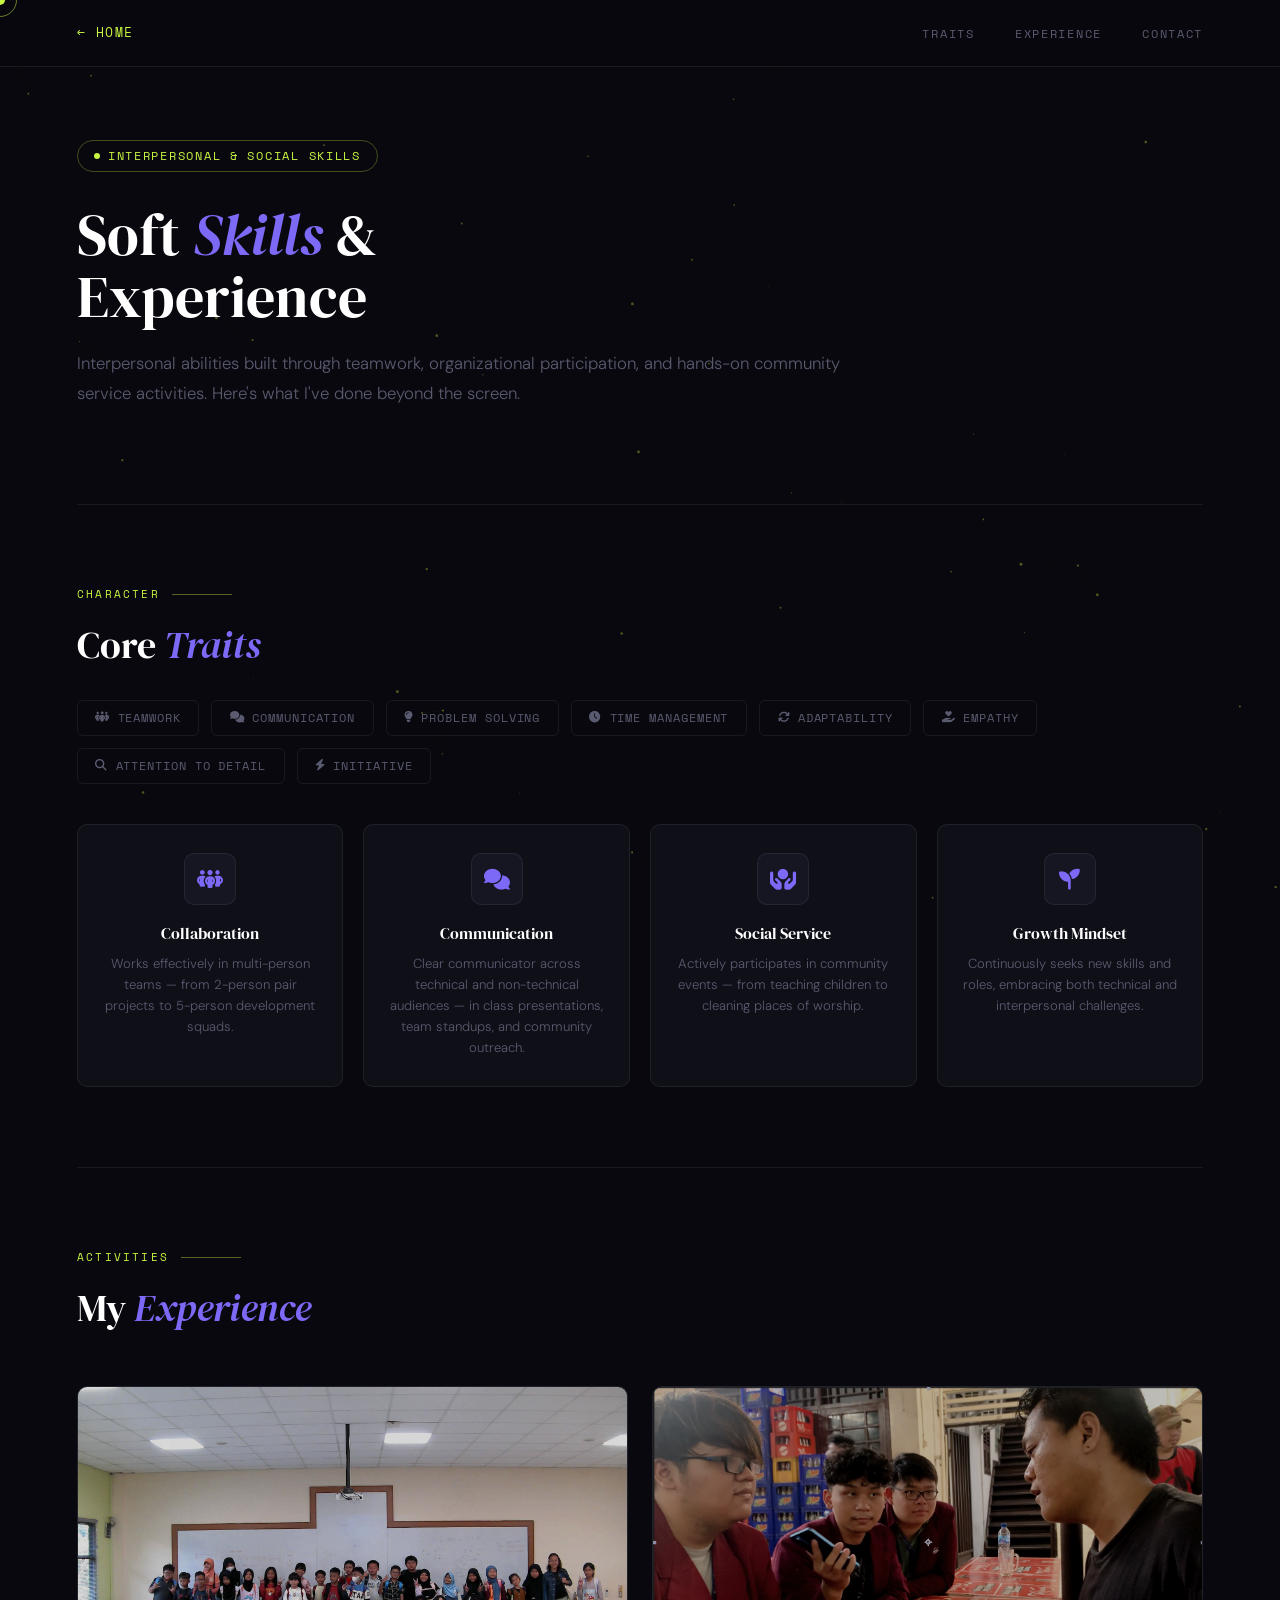
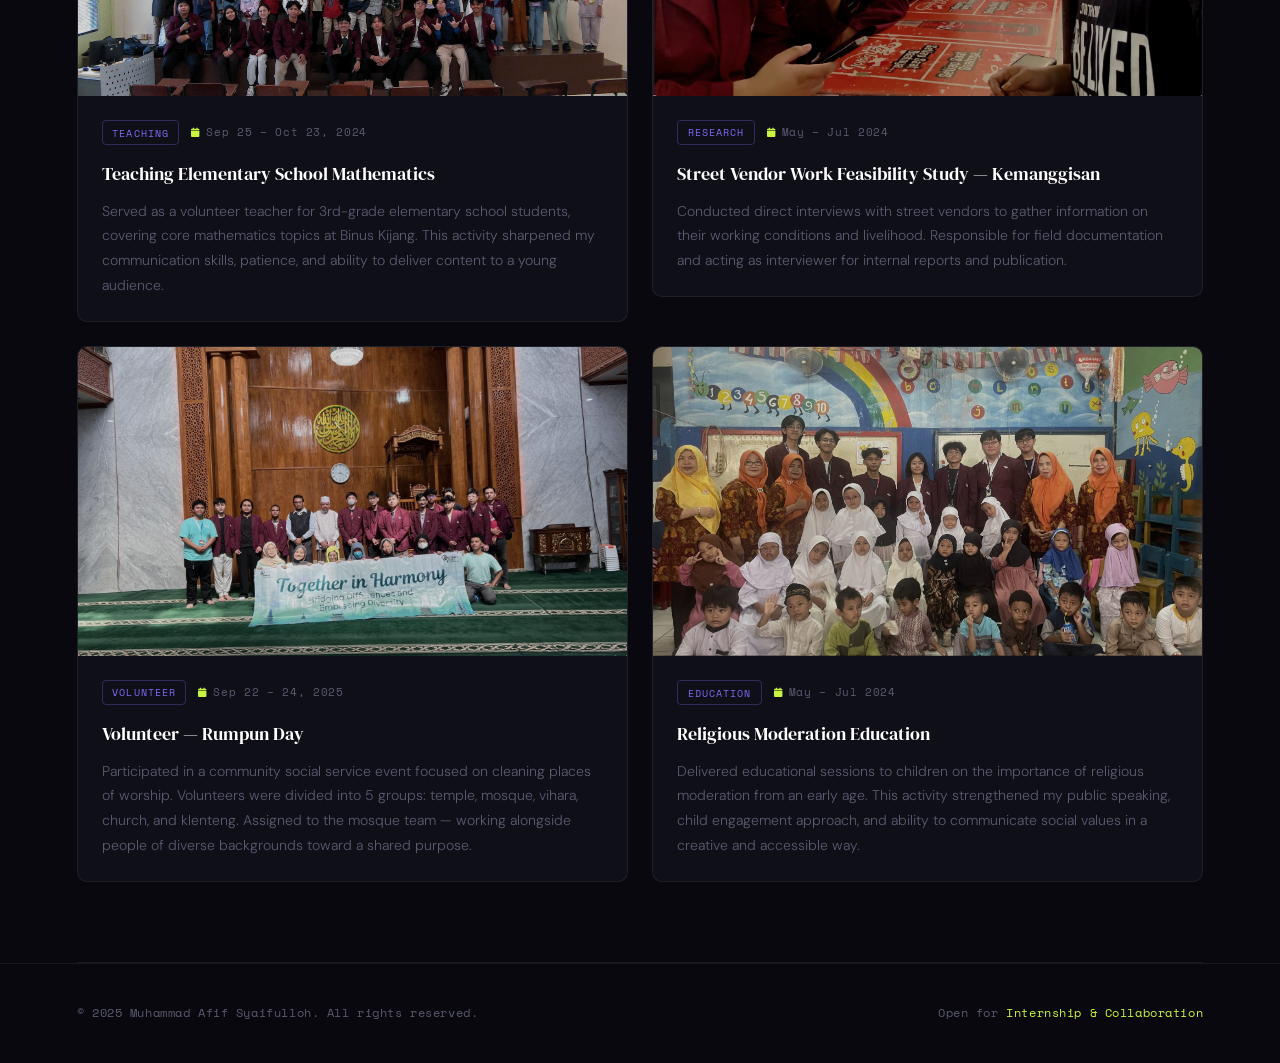
<file: soft-skills.html>
<!DOCTYPE html>
<html lang="en">
<head>
  <meta charset="UTF-8" />
  <meta name="viewport" content="width=device-width, initial-scale=1.0" />
  <meta name="description" content="Muhammad Afif Syaifulloh — Soft Skills & Experience" />
  <title>Soft Skills — Muhammad Afif Syaifulloh</title>
  <link rel="preconnect" href="https://fonts.googleapis.com">
  <link href="https://fonts.googleapis.com/css2?family=DM+Serif+Display:ital@0;1&family=DM+Sans:wght@300;400;500;600&family=Space+Mono:wght@400;700&display=swap" rel="stylesheet">
  <link rel="stylesheet" href="https://cdnjs.cloudflare.com/ajax/libs/font-awesome/6.5.0/css/all.min.css"/>
  <style>
    /* ─────────────────────────────────────
       TOKENS  (identical to index)
    ───────────────────────────────────── */
    :root {
      --bg:       #08080e;
      --surface:  #0f0f18;
      --surface2: #161622;
      --border:   rgba(255,255,255,0.07);
      --text:     #e8e8f0;
      --muted:    #5a5a70;
      --accent:   #c8f542;
      --accent2:  #7c6af7;
      --white:    #ffffff;
    }

    *, *::before, *::after { box-sizing: border-box; margin: 0; padding: 0; }
    html { scroll-behavior: smooth; }
    body {
      background: var(--bg);
      color: var(--text);
      font-family: 'DM Sans', sans-serif;
      font-weight: 300;
      line-height: 1.6;
      overflow-x: hidden;
    }

    /* ─────────────────────────────────────
       CUSTOM CURSOR
    ───────────────────────────────────── */
    body.has-pointer { cursor: none; }
    body.has-pointer a,
    body.has-pointer button,
    body.has-pointer [data-cursor] { cursor: none; }

    #cursor {
      width: 10px; height: 10px;
      background: var(--accent);
      border-radius: 50%;
      position: fixed; pointer-events: none; z-index: 9999;
      transform: translate(-50%,-50%);
      transition: width .15s, height .15s, background .15s;
      display: none;
    }
    #cursor-ring {
      width: 34px; height: 34px;
      border: 1.5px solid rgba(200,245,66,.5);
      border-radius: 50%;
      position: fixed; pointer-events: none; z-index: 9998;
      transform: translate(-50%,-50%);
      transition: width .22s, height .22s, border-color .22s;
      display: none;
    }
    body.has-pointer #cursor,
    body.has-pointer #cursor-ring { display: block; }
    body.hovering #cursor { width: 5px; height: 5px; background: #fff; }
    body.hovering #cursor-ring { width: 50px; height: 50px; border-color: rgba(255,255,255,.28); }

    /* ─────────────────────────────────────
       PARTICLES
    ───────────────────────────────────── */
    #particles { position: fixed; inset: 0; z-index: 0; pointer-events: none; }

    /* ─────────────────────────────────────
       SCROLL PROGRESS
    ───────────────────────────────────── */
    #prog {
      position: fixed; top: 0; left: 0; height: 2px;
      background: var(--accent); width: 0%; z-index: 200;
      transition: width .08s linear;
    }

    /* ─────────────────────────────────────
       NAV
    ───────────────────────────────────── */
    nav {
      position: fixed; top: 0; left: 0; right: 0; z-index: 100;
      display: flex; justify-content: space-between; align-items: center;
      padding: 1.25rem 6vw;
      background: rgba(8,8,14,.9);
      backdrop-filter: blur(20px);
      border-bottom: 1px solid var(--border);
      transition: padding .3s;
    }
    nav.scrolled { padding: .8rem 6vw; }

    .nav-logo {
      font-family: 'Space Mono', monospace;
      font-size: .8rem; letter-spacing: .12em; text-transform: uppercase;
      color: var(--accent); text-decoration: none;
    }
    .nav-links { display: flex; gap: 2.5rem; list-style: none; }
    .nav-links a {
      font-family: 'Space Mono', monospace;
      font-size: .72rem; letter-spacing: .15em; text-transform: uppercase;
      color: var(--muted); text-decoration: none;
      position: relative; padding-bottom: 2px;
      transition: color .2s;
    }
    .nav-links a::after {
      content: ''; position: absolute; bottom: 0; left: 0;
      width: 0; height: 1px; background: var(--accent);
      transition: width .3s ease;
    }
    .nav-links a:hover { color: #fff; }
    .nav-links a:hover::after { width: 100%; }
    .nav-links a.active { color: var(--accent); }
    .nav-links a.active::after { width: 100%; }

    /* back breadcrumb */
    .nav-back {
      font-family: 'Space Mono', monospace;
      font-size: .72rem; letter-spacing: .1em; text-transform: uppercase;
      color: var(--muted); text-decoration: none;
      display: inline-flex; align-items: center; gap: .5rem;
      transition: color .2s;
    }
    .nav-back:hover { color: var(--accent); }

    /* ─────────────────────────────────────
       PAGE HERO  (sub-page version)
    ───────────────────────────────────── */
    .page-hero {
      padding: 140px 6vw 6rem;
      position: relative; z-index: 1;
    }
    .page-hero-inner {
      max-width: 780px;
    }
    .hero-tag {
      display: inline-flex; align-items: center; gap: .5rem;
      font-family: 'Space Mono', monospace;
      font-size: .72rem; letter-spacing: .15em; text-transform: uppercase;
      color: var(--accent); border: 1px solid rgba(200,245,66,.3);
      border-radius: 100px; padding: .35rem 1rem; margin-bottom: 2rem;
      animation: fadeUp .8s ease both;
    }
    .hero-tag::before {
      content: ''; width: 6px; height: 6px;
      border-radius: 50%; background: var(--accent);
      animation: pulse 2s infinite;
    }
    @keyframes pulse {
      0%,100% { opacity:1; transform:scale(1); }
      50%      { opacity:.4; transform:scale(.7); }
    }

    .page-hero h1 {
      font-family: 'DM Serif Display', serif;
      font-size: clamp(2.6rem, 4.5vw, 4.2rem);
      line-height: 1.08; font-weight: 400; color: #fff;
      animation: fadeUp .8s .1s ease both; margin-bottom: 1.25rem;
    }
    .page-hero h1 em { font-style: italic; color: var(--accent2); }

    .page-hero p {
      font-size: 1.05rem; color: var(--muted); line-height: 1.8;
      animation: fadeUp .8s .2s ease both;
    }

    /* ─────────────────────────────────────
       SECTION / SHARED
    ───────────────────────────────────── */
    section { padding: 5rem 6vw; position: relative; z-index: 1; }

    .section-label {
      font-family: 'Space Mono', monospace;
      font-size: .7rem; letter-spacing: .2em; text-transform: uppercase;
      color: var(--accent); margin-bottom: 1.25rem;
      display: flex; align-items: center; gap: .75rem;
    }
    .section-label::after {
      content: ''; flex: 1; max-width: 60px;
      height: 1px; background: var(--accent); opacity: .4;
    }
    .section-title {
      font-family: 'DM Serif Display', serif;
      font-size: clamp(1.8rem, 3vw, 2.8rem);
      font-weight: 400; color: #fff; line-height: 1.15; margin-bottom: 1rem;
    }
    .section-title em { font-style: italic; color: var(--accent2); }

    .divider {
      height: 1px; background: var(--border);
      margin: 0 6vw; position: relative; z-index: 1;
    }

    /* ─────────────────────────────────────
       SOFT-SKILL TAGS (interpersonal)
    ───────────────────────────────────── */
    .soft-tags { display: flex; flex-wrap: wrap; gap: .75rem; margin-top: 2rem; }
    .soft-tag {
      font-family: 'Space Mono', monospace;
      font-size: .72rem; letter-spacing: .08em; text-transform: uppercase;
      color: var(--muted); border: 1px solid var(--border);
      border-radius: 6px; padding: .5rem 1.1rem;
      display: inline-flex; align-items: center; gap: .45rem;
      position: relative; overflow: hidden;
      transition: color .2s, border-color .2s, transform .2s, box-shadow .2s;
      user-select: none;
    }
    .soft-tag::before {
      content: ''; position: absolute; inset: 0;
      background: rgba(124,106,247,.07);
      transform: scaleX(0); transform-origin: left;
      transition: transform .3s ease;
    }
    .soft-tag:hover::before { transform: scaleX(1); }
    .soft-tag:hover {
      color: var(--accent2); border-color: rgba(124,106,247,.4);
      transform: translateY(-3px) scale(1.04);
      box-shadow: 0 6px 20px rgba(124,106,247,.12);
    }
    .soft-tag .ripple {
      position: absolute; border-radius: 50%;
      background: rgba(124,106,247,.2); transform: scale(0);
      animation: tagRipple .5s ease-out forwards; pointer-events: none;
    }
    @keyframes tagRipple { to { transform: scale(4); opacity: 0; } }

    /* ─────────────────────────────────────
       EXPERIENCE GRID
    ───────────────────────────────────── */
    .exp-grid {
      display: grid;
      grid-template-columns: repeat(2, 1fr);
      gap: 1.5rem;
      margin-top: 3.5rem;
      align-items: start;
    }

    /* ─────────────────────────────────────
       EXPERIENCE CARDS
    ───────────────────────────────────── */
    .exp-card {
      background: var(--surface); border: 1px solid var(--border);
      border-radius: 10px; overflow: hidden;
      transition: border-color .35s, box-shadow .35s, transform .25s;
      position: relative;
      display: flex; flex-direction: column;
    }
    .exp-card:hover {
      border-color: rgba(200,245,66,.22);
      box-shadow: 0 24px 64px rgba(0,0,0,.5);
      transform: translateY(-4px);
    }

    /* coloured top stripe */
    .exp-card::before {
      content: '';
      position: absolute; top: 0; left: 0; right: 0; height: 2px;
      background: linear-gradient(90deg, var(--accent2), var(--accent));
      transform: scaleX(0); transform-origin: left;
      transition: transform .4s ease; z-index: 1;
    }
    .exp-card:hover::before { transform: scaleX(1); }

    /* card image — full photo, no crop */
    .exp-img-wrap {
      width: 100%; overflow: hidden; flex-shrink: 0;
    }
    .exp-img {
      width: 100%; height: auto;
      display: block;
      filter: saturate(.75) brightness(.85);
      transition: filter .4s;
    }
    .exp-card:hover .exp-img {
      filter: saturate(1) brightness(1);
    }

    .exp-img-placeholder {
      width: 100%; height: 180px;
      background: linear-gradient(135deg, var(--surface2), var(--surface));
      display: flex; align-items: center; justify-content: center;
      font-size: 2.5rem; color: var(--muted);
      position: relative; overflow: hidden; transition: color .3s;
      flex-shrink: 0;
    }
    .exp-img-placeholder::after {
      content: ''; position: absolute; inset: 0;
      background: linear-gradient(135deg, rgba(124,106,247,.15), rgba(200,245,66,.08));
      opacity: 0; transition: opacity .35s;
    }
    .exp-card:hover .exp-img-placeholder::after { opacity: 1; }
    .exp-card:hover .exp-img-placeholder { color: var(--accent); }

    .exp-body { padding: 1.5rem; flex: 1; }

    .exp-meta {
      display: flex; align-items: center; gap: .75rem;
      margin-bottom: .85rem; flex-wrap: wrap;
    }
    .exp-cat {
      font-family: 'Space Mono', monospace;
      font-size: .65rem; letter-spacing: .1em; text-transform: uppercase;
      color: var(--accent2); border: 1px solid rgba(124,106,247,.3);
      border-radius: 4px; padding: .2rem .6rem;
    }
    .exp-date {
      font-family: 'Space Mono', monospace;
      font-size: .68rem; color: var(--muted); letter-spacing: .06em;
      display: inline-flex; align-items: center; gap: .4rem;
    }
    .exp-date i { font-size: .6rem; color: var(--accent); }

    .exp-body h3 {
      font-family: 'DM Serif Display', serif;
      font-size: 1.15rem; font-weight: 400; color: #fff;
      margin-bottom: .65rem; transition: color .2s;
    }
    .exp-card:hover .exp-body h3 { color: var(--accent); }
    .exp-body p { font-size: .88rem; color: var(--muted); line-height: 1.75; }

    /* tl-item is now just a reveal wrapper — no positioning needed */
    .tl-item {
      opacity: 0; transform: translateY(24px);
      transition: opacity .7s ease, transform .7s ease;
    }
    .tl-item.visible { opacity: 1; transform: none; }
    /* hide unused dot */
    .tl-dot { display: none; }

    /* ─────────────────────────────────────
       TRAITS GRID (values / character)
    ───────────────────────────────────── */
    .traits-grid {
      display: grid;
      grid-template-columns: repeat(auto-fit, minmax(200px, 1fr));
      gap: 1.25rem; margin-top: 2.5rem;
    }
    .trait-card {
      background: var(--surface); border: 1px solid var(--border);
      border-radius: 10px; padding: 1.75rem 1.5rem;
      transition: all .3s; position: relative; overflow: hidden;
      text-align: center;
    }
    .trait-card::before {
      content: ''; position: absolute; bottom: 0; left: 0; right: 0; height: 2px;
      background: linear-gradient(90deg, var(--accent2), var(--accent));
      transform: scaleX(0); transition: transform .4s ease;
    }
    .trait-card:hover::before { transform: scaleX(1); }
    .trait-card:hover { border-color: rgba(200,245,66,.15); transform: translateY(-4px); }
    .trait-icon {
      width: 52px; height: 52px;
      background: var(--surface2); border: 1px solid var(--border);
      border-radius: 10px; display: flex;
      align-items: center; justify-content: center;
      font-size: 1.3rem; color: var(--accent2);
      margin: 0 auto 1rem; transition: all .3s;
    }
    .trait-card:hover .trait-icon {
      background: rgba(124,106,247,.1);
      border-color: rgba(124,106,247,.3);
      color: var(--accent);
    }
    .trait-card h4 {
      font-family: 'DM Serif Display', serif;
      font-size: 1rem; font-weight: 400; color: #fff; margin-bottom: .4rem;
    }
    .trait-card p { font-size: .82rem; color: var(--muted); line-height: 1.6; }

    /* ─────────────────────────────────────
       TOOLTIP
    ───────────────────────────────────── */
    [data-tip] { position: relative; }
    [data-tip]::before {
      content: attr(data-tip);
      position: absolute; bottom: calc(100% + 8px); left: 50%;
      transform: translateX(-50%) translateY(4px);
      background: var(--surface2); color: var(--text);
      font-family: 'Space Mono', monospace; font-size: .65rem; letter-spacing: .05em;
      padding: .3rem .7rem; border-radius: 4px; border: 1px solid var(--border);
      white-space: nowrap; opacity: 0; pointer-events: none; z-index: 300;
      transition: opacity .2s, transform .2s;
    }
    [data-tip]:hover::before { opacity: 1; transform: translateX(-50%) translateY(0); }

    /* ─────────────────────────────────────
       FOOTER
    ───────────────────────────────────── */
    footer {
      border-top: 1px solid var(--border);
      padding: 2.5rem 6vw;
      display: flex; justify-content: space-between; align-items: center;
      gap: 1rem; flex-wrap: wrap; position: relative; z-index: 1;
    }
    .footer-copy { font-family: 'Space Mono', monospace; font-size: .72rem; color: var(--muted); letter-spacing: .05em; }
    .footer-ticker { font-family: 'Space Mono', monospace; font-size: .72rem; color: var(--muted); letter-spacing: .05em; }
    .footer-ticker span { color: var(--accent); }

    /* ─────────────────────────────────────
       SCROLL-TOP
    ───────────────────────────────────── */
    #scrollTopBtn {
      position: fixed; bottom: 2rem; right: 2rem;
      width: 44px; height: 44px;
      background: var(--accent); color: #0a0a0f;
      border: none; border-radius: 8px;
      display: none; align-items: center; justify-content: center;
      font-size: .9rem;
      transition: transform .2s, box-shadow .2s; z-index: 200;
    }
    #scrollTopBtn:hover { transform: translateY(-3px); box-shadow: 0 8px 24px rgba(200,245,66,.3); }
    #scrollTopBtn.visible { display: flex; }

    /* ─────────────────────────────────────
       ANIMATIONS
    ───────────────────────────────────── */
    @keyframes fadeUp {
      from { opacity: 0; transform: translateY(20px); }
      to   { opacity: 1; transform: translateY(0); }
    }
    .reveal { opacity: 0; transform: translateY(28px); transition: opacity .7s ease, transform .7s ease; }
    .reveal.visible { opacity: 1; transform: none; }

    /* ─────────────────────────────────────
       RESPONSIVE
    ───────────────────────────────────── */
    @media (max-width: 900px) {
      .exp-grid { grid-template-columns: 1fr; }
    }
    @media (max-width: 640px) {
      nav { padding: 1rem 4vw; }
      .nav-links { display: none; }
      section { padding: 4rem 4vw; }
      .page-hero { padding: 110px 4vw 4rem; }
      footer { flex-direction: column; text-align: center; }
    }
  </style>
</head>
<body>

<div id="cursor"></div>
<div id="cursor-ring"></div>
<div id="prog"></div>
<canvas id="particles"></canvas>

<!-- NAV -->
<nav id="navbar">
  <a href="index2.html" class="nav-logo">← Home</a>
  <ul class="nav-links">
    <!-- <li><a href="index2.html"         data-section="home"></a></li> -->
    <li><a href="#traits"            data-section="traits">Traits</a></li>
    <li><a href="#experience"        data-section="experience">Experience</a></li>
    <li><a href="index.html#contact" data-section="contact">Contact</a></li>
  </ul>
</nav>

<!-- PAGE HERO -->
<div class="page-hero">
  <div class="page-hero-inner">
    <div class="hero-tag">Interpersonal &amp; Social Skills</div>
    <h1>Soft <em>Skills</em> &<br>Experience</h1>
    <p>Interpersonal abilities built through teamwork, organizational participation, and hands-on community service activities. Here's what I've done beyond the screen.</p>
  </div>
</div>

<div class="divider"></div>

<!-- TRAITS -->
<section id="traits">
  <div class="section-label">Character</div>
  <h2 class="section-title">Core <em>Traits</em></h2>

  <div class="soft-tags reveal">
    <span class="soft-tag"><i class="fa-solid fa-people-group"></i> Teamwork</span>
    <span class="soft-tag"><i class="fa-solid fa-comments"></i> Communication</span>
    <span class="soft-tag"><i class="fa-solid fa-lightbulb"></i> Problem Solving</span>
    <span class="soft-tag"><i class="fa-solid fa-clock"></i> Time Management</span>
    <span class="soft-tag"><i class="fa-solid fa-arrows-rotate"></i> Adaptability</span>
    <span class="soft-tag"><i class="fa-solid fa-hand-holding-heart"></i> Empathy</span>
    <span class="soft-tag"><i class="fa-solid fa-magnifying-glass"></i> Attention to Detail</span>
    <span class="soft-tag"><i class="fa-solid fa-bolt"></i> Initiative</span>
  </div>

  <div class="traits-grid">
    <div class="trait-card reveal">
      <div class="trait-icon"><i class="fa-solid fa-people-group"></i></div>
      <h4>Collaboration</h4>
      <p>Works effectively in multi-person teams — from 2-person pair projects to 5-person development squads.</p>
    </div>
    <div class="trait-card reveal" style="transition-delay:.08s">
      <div class="trait-icon"><i class="fa-solid fa-comments"></i></div>
      <h4>Communication</h4>
      <p>Clear communicator across technical and non-technical audiences — in class presentations, team standups, and community outreach.</p>
    </div>
    <div class="trait-card reveal" style="transition-delay:.16s">
      <div class="trait-icon"><i class="fa-solid fa-hands-holding-circle"></i></div>
      <h4>Social Service</h4>
      <p>Actively participates in community events — from teaching children to cleaning places of worship.</p>
    </div>
    <div class="trait-card reveal" style="transition-delay:.24s">
      <div class="trait-icon"><i class="fa-solid fa-seedling"></i></div>
      <h4>Growth Mindset</h4>
      <p>Continuously seeks new skills and roles, embracing both technical and interpersonal challenges.</p>
    </div>
  </div>
</section>

<div class="divider"></div>

<!-- EXPERIENCE TIMELINE -->
<section id="experience">
  <div class="section-label">Activities</div>
  <h2 class="section-title reveal">My <em>Experience</em></h2>

  <div class="exp-grid">

    <!-- Item 1 -->
    <div class="tl-item" id="tl1">
      <div class="exp-card">
        <div class="exp-img-wrap">
          <img src="source gambar/ngajar.jpg" class="exp-img" alt="Mengajar Matematika" onerror="this.parentElement.style.display='none';this.parentElement.nextElementSibling.style.display='flex'">
        </div>
        <div class="exp-img-placeholder" style="display:none"><i class="fa-solid fa-chalkboard-user"></i></div>
        <div class="exp-body">
          <div class="exp-meta">
            <span class="exp-cat">Teaching</span>
            <span class="exp-date"><i class="fa-solid fa-calendar"></i>Sep 25 – Oct 23, 2024</span>
          </div>
          <h3>Teaching Elementary School Mathematics</h3>
          <p>Served as a volunteer teacher for 3rd-grade elementary school students, covering core mathematics topics at Binus Kijang. This activity sharpened my communication skills, patience, and ability to deliver content to a young audience.</p>
        </div>
      </div>
    </div>

    <!-- Item 2 -->
    <div class="tl-item" id="tl2" style="transition-delay:.1s">
      <div class="exp-card">
        <div class="exp-img-wrap">
          <img src="source gambar/kelayakan pekerjaan.png" class="exp-img" alt="Kelayakan Pekerjaan PKL" onerror="this.parentElement.style.display='none';this.parentElement.nextElementSibling.style.display='flex'">
        </div>
        <div class="exp-img-placeholder" style="display:none"><i class="fa-solid fa-store"></i></div>
        <div class="exp-body">
          <div class="exp-meta">
            <span class="exp-cat">Research</span>
            <span class="exp-date"><i class="fa-solid fa-calendar"></i>May – Jul 2024</span>
          </div>
          <h3>Street Vendor Work Feasibility Study — Kemanggisan</h3>
          <p>Conducted direct interviews with street vendors to gather information on their working conditions and livelihood. Responsible for field documentation and acting as interviewer for internal reports and publication.</p>
        </div>
      </div>
    </div>

    <!-- Item 3 -->
    <div class="tl-item" id="tl3" style="transition-delay:.2s">
      <div class="exp-card">
        <div class="exp-img-wrap">
          <img src="source gambar/Rumpun day.jpg" class="exp-img" alt="Rumpun Day" onerror="this.parentElement.style.display='none';this.parentElement.nextElementSibling.style.display='flex'">
        </div>
        <div class="exp-img-placeholder" style="display:none"><i class="fa-solid fa-hands-praying"></i></div>
        <div class="exp-body">
          <div class="exp-meta">
            <span class="exp-cat">Volunteer</span>
            <span class="exp-date"><i class="fa-solid fa-calendar"></i>Sep 22 – 24, 2025</span>
          </div>
          <h3>Volunteer — Rumpun Day</h3>
          <p>Participated in a community social service event focused on cleaning places of worship. Volunteers were divided into 5 groups: temple, mosque, vihara, church, and klenteng. Assigned to the mosque team — working alongside people of diverse backgrounds toward a shared purpose.</p>
        </div>
      </div>
    </div>

    <!-- Item 4 -->
    <div class="tl-item" id="tl4" style="transition-delay:.3s">
      <div class="exp-card">
        <div class="exp-img-wrap">
          <img src="source gambar/moderasi.jpg" class="exp-img" alt="Moderasi Beragama" onerror="this.parentElement.style.display='none';this.parentElement.nextElementSibling.style.display='flex'">
        </div>
        <div class="exp-img-placeholder" style="display:none"><i class="fa-solid fa-heart-circle-plus"></i></div>
        <div class="exp-body">
          <div class="exp-meta">
            <span class="exp-cat">Education</span>
            <span class="exp-date"><i class="fa-solid fa-calendar"></i>May – Jul 2024</span>
          </div>
          <h3>Religious Moderation Education</h3>
          <p>Delivered educational sessions to children on the importance of religious moderation from an early age. This activity strengthened my public speaking, child engagement approach, and ability to communicate social values in a creative and accessible way.</p>
        </div>
      </div>
    </div>

  </div>
</section>

<div class="divider"></div>

<!-- FOOTER -->
<footer>
  <span class="footer-copy">© 2025 Muhammad Afif Syaifulloh. All rights reserved.</span>
  <span class="footer-ticker">Open for <span>Internship &amp; Collaboration</span></span>
</footer>

<button id="scrollTopBtn" title="Back to top"><i class="fa-solid fa-arrow-up"></i></button>

<script>
/* ══════════════════════════════════════
   CUSTOM CURSOR
══════════════════════════════════════ */
const hasPointer = window.matchMedia('(pointer: fine)').matches;
if (hasPointer) {
  document.body.classList.add('has-pointer');
  const curEl  = document.getElementById('cursor');
  const ringEl = document.getElementById('cursor-ring');
  let mx = 0, my = 0, rx = 0, ry = 0;

  document.addEventListener('mousemove', e => {
    mx = e.clientX; my = e.clientY;
    curEl.style.left = mx + 'px'; curEl.style.top = my + 'px';
  });
  (function animRing() {
    rx += (mx - rx) * 0.12; ry += (my - ry) * 0.12;
    ringEl.style.left = rx + 'px'; ringEl.style.top = ry + 'px';
    requestAnimationFrame(animRing);
  })();

  const hoverTargets = 'a, button, .exp-card, .trait-card, .soft-tag, .nav-logo';
  document.querySelectorAll(hoverTargets).forEach(el => {
    el.addEventListener('mouseenter', () => document.body.classList.add('hovering'));
    el.addEventListener('mouseleave', () => document.body.classList.remove('hovering'));
  });
}

/* ══════════════════════════════════════
   PARTICLES
══════════════════════════════════════ */
(function() {
  const canvas = document.getElementById('particles');
  const ctx    = canvas.getContext('2d');
  const MAX_DIST = 90;
  let W, H, pts = [];

  function init() {
    W = canvas.width  = window.innerWidth;
    H = canvas.height = window.innerHeight;
    const count = Math.min(60, Math.floor(W * H / 16000));
    pts = Array.from({ length: count }, () => ({
      x: Math.random() * W, y: Math.random() * H,
      vx: (Math.random() - 0.5) * 0.25,
      vy: (Math.random() - 0.5) * 0.25,
      r: Math.random() * 1.2 + 0.3
    }));
  }

  function draw() {
    ctx.clearRect(0, 0, W, H);
    for (let i = 0; i < pts.length; i++) {
      const p = pts[i];
      p.x += p.vx; p.y += p.vy;
      if (p.x < 0) p.x = W; if (p.x > W) p.x = 0;
      if (p.y < 0) p.y = H; if (p.y > H) p.y = 0;
      ctx.beginPath();
      ctx.arc(p.x, p.y, p.r, 0, Math.PI * 2);
      ctx.fillStyle = 'rgba(200,245,66,.35)';
      ctx.fill();
    }
    for (let i = 0; i < pts.length; i++) {
      for (let j = i + 1; j < pts.length; j++) {
        const dx = pts[i].x - pts[j].x, dy = pts[i].y - pts[j].y;
        const d2 = dx * dx + dy * dy;
        if (d2 < MAX_DIST * MAX_DIST) {
          const d = Math.sqrt(d2);
          ctx.beginPath();
          ctx.moveTo(pts[i].x, pts[i].y);
          ctx.lineTo(pts[j].x, pts[j].y);
          ctx.strokeStyle = `rgba(200,245,66,${0.08 * (1 - d / MAX_DIST)})`;
          ctx.lineWidth = 0.5; ctx.stroke();
        }
      }
    }
    requestAnimationFrame(draw);
  }

  window.addEventListener('resize', init);
  init(); draw();

  document.addEventListener('mousemove', e => {
    pts.forEach(p => {
      const dx = p.x - e.clientX, dy = p.y - e.clientY;
      const d2 = dx * dx + dy * dy;
      if (d2 < 80 * 80) {
        const d = Math.sqrt(d2);
        p.vx += (dx / d) * 0.3; p.vy += (dy / d) * 0.3;
      }
      p.vx *= 0.98; p.vy *= 0.98;
    });
  });
})();

/* ══════════════════════════════════════
   SCROLL PROGRESS + NAV + SCROLL-TOP
══════════════════════════════════════ */
const pb        = document.getElementById('prog');
const navbar    = document.getElementById('navbar');
const scrollBtn = document.getElementById('scrollTopBtn');
const navAs     = document.querySelectorAll('.nav-links a[data-section]');
const secs      = [...document.querySelectorAll('section[id]')];

window.addEventListener('scroll', () => {
  const scrolled  = window.scrollY;
  const maxScroll = document.body.scrollHeight - window.innerHeight;
  pb.style.width = (scrolled / maxScroll * 100) + '%';
  navbar.classList.toggle('scrolled', scrolled > 60);
  scrollBtn.classList.toggle('visible', scrolled > 400);

  /* highlight in-page nav links */
  let cur = '';
  secs.forEach(s => { if (scrolled >= s.offsetTop - 200) cur = s.id; });
  navAs.forEach(a => a.classList.toggle('active', a.dataset.section === cur));
}, { passive: true });

scrollBtn.addEventListener('click', () => window.scrollTo({ top: 0, behavior: 'smooth' }));

/* ══════════════════════════════════════
   REVEAL ON SCROLL (.reveal + .tl-item)
══════════════════════════════════════ */
const revObs = new IntersectionObserver(entries => {
  entries.forEach(e => {
    if (e.isIntersecting) { e.target.classList.add('visible'); revObs.unobserve(e.target); }
  });
}, { threshold: 0.1 });

document.querySelectorAll('.reveal').forEach(el => revObs.observe(el));
document.querySelectorAll('.tl-item').forEach(el => revObs.observe(el));

/* ══════════════════════════════════════
   SOFT-TAG RIPPLE
══════════════════════════════════════ */
document.querySelectorAll('.soft-tag').forEach(tag => {
  tag.addEventListener('click', e => {
    const r = tag.getBoundingClientRect();
    const ripple = document.createElement('span');
    ripple.className = 'ripple';
    const size = Math.max(r.width, r.height);
    ripple.style.cssText = `width:${size}px;height:${size}px;left:${e.clientX - r.left - size/2}px;top:${e.clientY - r.top - size/2}px`;
    tag.appendChild(ripple);
    ripple.addEventListener('animationend', () => ripple.remove());
  });
});
</script>
</body>
</html>
</file>
